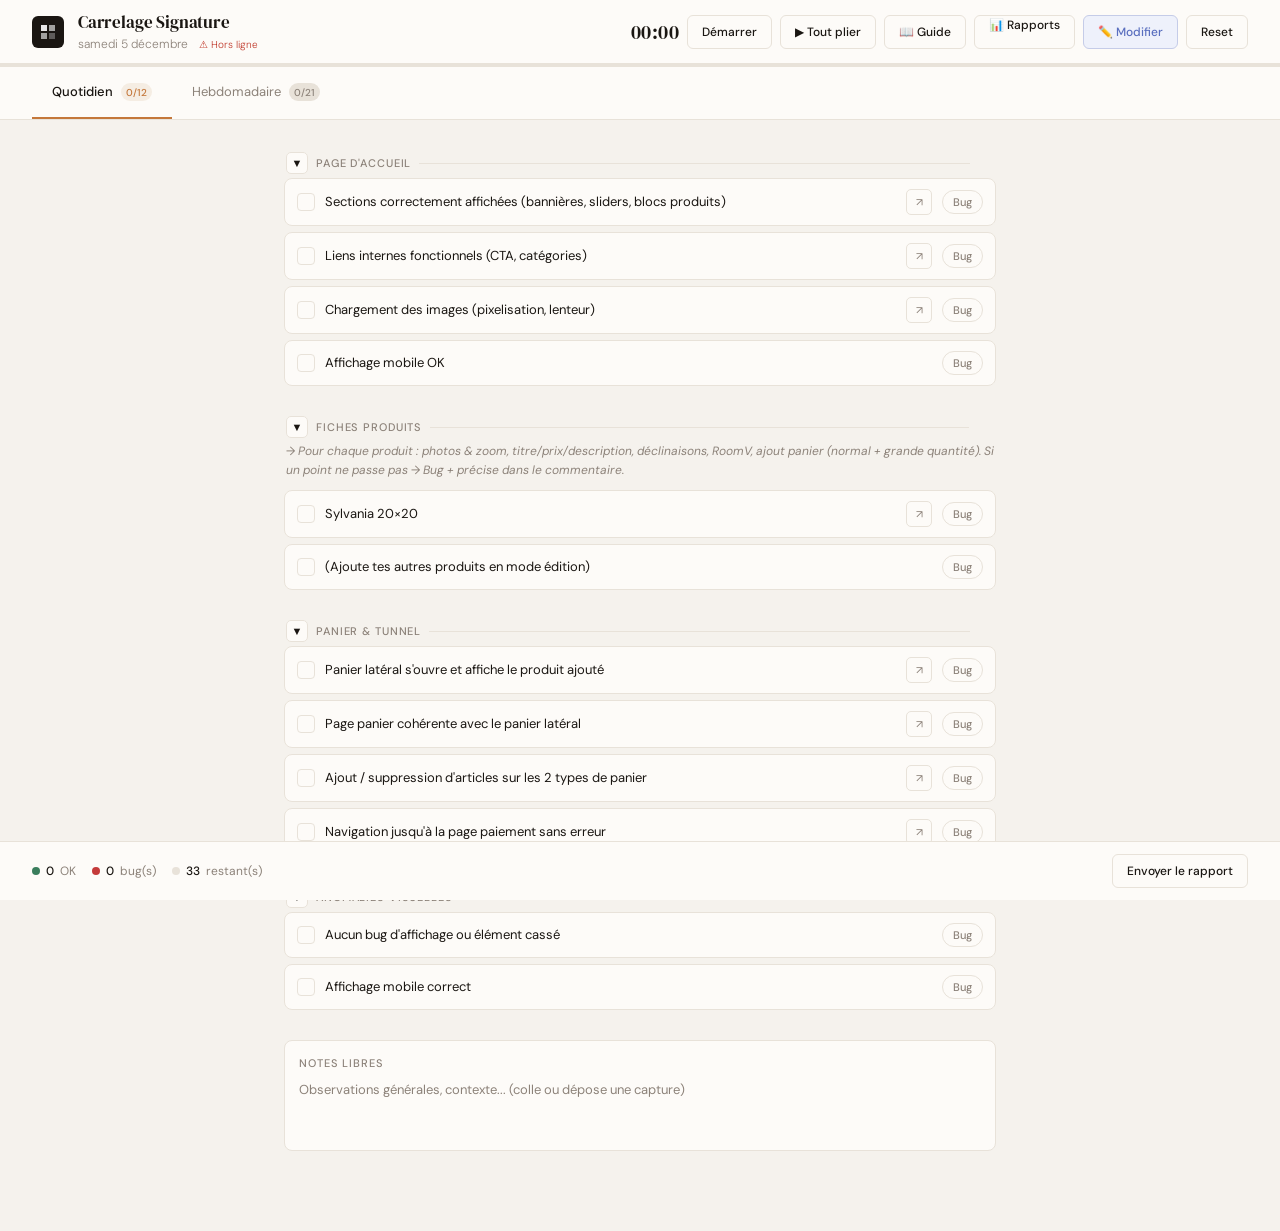
<file: checklist-cs.html>
<!DOCTYPE html>
<html lang="fr">
<head>
<meta charset="UTF-8">
<meta name="viewport" content="width=device-width, initial-scale=1.0">
<title>Tests CS — Carrelage Signature</title>
<link href="https://fonts.googleapis.com/css2?family=DM+Serif+Display:ital@0;1&family=DM+Sans:opsz,wght@9..40,300;9..40,400;9..40,500&display=swap" rel="stylesheet">
<script src="https://cdn.sheetjs.com/xlsx-0.20.3/package/dist/xlsx.full.min.js"></script>
<style>
*,*::before,*::after{box-sizing:border-box;margin:0;padding:0}
:root{
  --bg:#F5F2ED;--surface:#FDFBF8;--border:#E8E2D9;
  --text:#1A1612;--muted:#8C8279;--accent:#C4773A;--accent-light:#F5EDE3;
  --ok:#3A7D5C;--ok-light:#EBF5F0;--bug:#C43A3A;--bug-light:#FAEAEA;
  --edit:#5A6FBF;--edit-light:#EEF1FB;
}
body{font-family:'DM Sans',sans-serif;background:var(--bg);color:var(--text);min-height:100vh;font-size:14px;line-height:1.5;}

/* HEADER */
.header{background:var(--surface);border-bottom:1px solid var(--border);padding:0 2rem;display:flex;align-items:center;justify-content:space-between;height:64px;position:sticky;top:0;z-index:100;}
.header-left{display:flex;align-items:center;gap:14px;}
.logo-mark{width:32px;height:32px;background:var(--text);border-radius:6px;display:flex;align-items:center;justify-content:center;}
.logo-mark svg{width:16px;height:16px;}
.header-title{font-family:'DM Serif Display',serif;font-size:17px;letter-spacing:-0.01em;}
.header-sub{font-size:12px;color:var(--muted);font-weight:300;}
.header-right{display:flex;align-items:center;gap:8px;}
.chrono{font-family:'DM Serif Display',serif;font-size:20px;letter-spacing:0.02em;min-width:58px;text-align:right;}

/* BUTTONS */
.btn{height:34px;padding:0 14px;border-radius:6px;border:1px solid var(--border);background:var(--surface);color:var(--text);font-family:'DM Sans',sans-serif;font-size:12px;font-weight:500;cursor:pointer;transition:all .15s;white-space:nowrap;}
.btn:hover{background:var(--bg);border-color:#ccc;}
.btn.primary{background:var(--text);color:var(--surface);border-color:var(--text);}
.btn.primary:hover{opacity:.85;}
.btn.edit-mode{background:var(--edit-light);color:var(--edit);border-color:#C5CCE8;}
.btn.edit-mode:hover{background:#E5E9F8;}
.btn.edit-active{background:var(--edit);color:#fff;border-color:var(--edit);}
.btn.danger{color:var(--bug);border-color:var(--bug);background:transparent;}
.btn.danger:hover{background:var(--bug-light);}

/* TABS */
.tabs{background:var(--surface);border-bottom:1px solid var(--border);padding:0 2rem;display:flex;}
.tab{height:52px;padding:0 20px;display:flex;align-items:center;gap:8px;cursor:pointer;font-size:13px;color:var(--muted);border-bottom:2px solid transparent;transition:all .15s;user-select:none;}
.tab:hover{color:var(--text);}
.tab.active{color:var(--text);font-weight:500;border-bottom-color:var(--accent);}
.tab-count{height:18px;min-width:18px;padding:0 5px;border-radius:99px;background:var(--border);color:var(--muted);font-size:10px;font-weight:500;display:flex;align-items:center;justify-content:center;}
.tab.active .tab-count{background:var(--accent-light);color:var(--accent);}

/* EDIT BANNER */
.edit-banner{display:none;background:var(--edit-light);border-bottom:1px solid #C5CCE8;padding:8px 2rem;font-size:12px;color:var(--edit);font-weight:500;align-items:center;justify-content:space-between;gap:12px;}
.edit-banner.visible{display:flex;}
.edit-banner-hint{font-weight:400;color:#7A88C0;}

/* PROGRESS */
.progress-bar{height:3px;background:var(--border);overflow:hidden;}
.progress-fill{height:100%;background:var(--accent);width:0%;transition:width .4s ease;}

/* MAIN */
.main{max-width:760px;margin:0 auto;padding:2rem 1.5rem 5rem;}
.tab-content{display:none;}
.tab-content.active{display:block;}

/* SECTION */
.section{margin-bottom:1.5rem;animation:fadeIn .2s ease both;}
.section.indented{margin-left:1.5rem;padding-left:1rem;border-left:2px solid var(--border);margin-bottom:1rem;margin-top:-0.5rem;}
.section.indented .section-name{font-size:10px;color:#A89E93;}
@keyframes fadeIn{from{opacity:0;transform:translateY(6px)}to{opacity:1;transform:translateY(0)}}

.section-header{display:flex;align-items:center;gap:8px;margin-bottom:4px;padding:0 2px;}
.section-desc{font-size:12px;color:var(--muted);font-style:italic;margin:0 2px 10px;line-height:1.6;white-space:pre-wrap;word-wrap:break-word;}
.section-desc-input{width:100%;font-size:12px;font-family:'DM Sans',sans-serif;color:var(--edit);background:var(--edit-light);border:1px solid #C5CCE8;border-radius:5px;padding:7px 10px;outline:none;margin:0 0 10px;font-style:italic;line-height:1.6;resize:vertical;min-height:34px;overflow:hidden;white-space:pre-wrap;word-wrap:break-word;}
.section-desc-input:focus{border-color:var(--edit);}
.section-name{font-size:11px;font-weight:500;text-transform:uppercase;letter-spacing:.08em;color:var(--muted);}
.section-name-input{font-size:11px;font-weight:500;text-transform:uppercase;letter-spacing:.08em;color:var(--edit);background:var(--edit-light);border:1px solid #C5CCE8;border-radius:4px;padding:2px 8px;outline:none;font-family:'DM Sans',sans-serif;min-width:120px;}
.section-name-input:focus{border-color:var(--edit);}
.section-line{flex:1;height:1px;background:var(--border);}
.btn-icon{width:24px;height:24px;border-radius:4px;border:none;background:transparent;cursor:pointer;display:flex;align-items:center;justify-content:center;color:var(--muted);font-size:13px;transition:all .15s;flex-shrink:0;}
.btn-icon:hover{background:var(--bg);color:var(--text);}
.btn-icon.delete:hover{background:var(--bug-light);color:var(--bug);}

/* DRAG HANDLE */
.drag-handle{width:20px;height:24px;display:flex;align-items:center;justify-content:center;color:#B8AFA4;font-size:14px;cursor:grab;flex-shrink:0;user-select:none;line-height:1;}
.drag-handle:hover{color:var(--edit);}
.drag-handle:active{cursor:grabbing;}
.dragging{opacity:.5;}
.drag-over-top{border-top:2px dashed var(--edit) !important;}

/* ITEM */
.item{background:var(--surface);border:1px solid var(--border);border-radius:8px;margin-bottom:6px;overflow:hidden;transition:border-color .15s;}
.item:hover{border-color:#cfc9c0;}
.item.is-ok{border-color:#C5DDD1;background:#FAFCFB;}
.item.is-bug{border-color:#DEC5C5;background:#FDFAFA;}
.item.edit-mode-item{border-color:#C5CCE8;background:#FAFBFE;}

.item-main{display:flex;align-items:center;gap:10px;padding:10px 12px;cursor:pointer;}
.item.edit-mode-item .item-main{cursor:default;}

.item-check{width:18px;height:18px;border-radius:4px;border:1.5px solid var(--border);flex-shrink:0;display:flex;align-items:center;justify-content:center;transition:all .15s;background:var(--surface);}
.item.is-ok .item-check{background:var(--ok);border-color:var(--ok);}
.item.is-ok .item-check::after{content:'';width:9px;height:6px;border-left:1.5px solid #fff;border-bottom:1.5px solid #fff;transform:rotate(-45deg) translateY(-1px);display:block;}
.edit-mode-item .item-check{opacity:.3;pointer-events:none;}

.item-label{flex:1;font-size:13px;color:var(--text);font-weight:400;line-height:1.4;}
.item.is-ok .item-label{color:var(--muted);text-decoration:line-through;text-decoration-color:#C5DDD1;}

.item-label-input{flex:1;font-size:13px;font-family:'DM Sans',sans-serif;color:var(--edit);background:var(--edit-light);border:1px solid #C5CCE8;border-radius:5px;padding:4px 8px;outline:none;line-height:1.4;}
.item-label-input:focus{border-color:var(--edit);}

.item-link{width:26px;height:26px;border-radius:5px;border:1px solid var(--border);display:flex;align-items:center;justify-content:center;flex-shrink:0;text-decoration:none;color:var(--muted);font-size:11px;transition:all .15s;}
.item-link:hover{background:var(--bg);color:var(--text);border-color:#ccc;}

.item-link-input{font-size:11px;font-family:'DM Sans',sans-serif;color:var(--muted);background:transparent;border:1px solid var(--border);border-radius:5px;padding:3px 7px;outline:none;width:180px;}
.item-link-input:focus{border-color:var(--edit);color:var(--text);}

.status-btn{height:24px;padding:0 10px;border-radius:99px;border:1px solid var(--border);background:transparent;font-family:'DM Sans',sans-serif;font-size:11px;font-weight:500;cursor:pointer;color:var(--muted);transition:all .15s;}
.status-btn:hover{border-color:var(--bug);color:var(--bug);background:var(--bug-light);}
.status-btn.active-bug{background:var(--bug-light);border-color:var(--bug);color:var(--bug);}

/* ITEM SUB-ENTRIES */
.item-subs{padding:0 12px 10px 40px;display:flex;flex-direction:column;gap:4px;overflow:hidden;transition:max-height .25s ease, opacity .2s ease, padding .2s ease;max-height:4000px;opacity:1;}
.item-subs.collapsed{max-height:0 !important;opacity:0;padding-top:0;padding-bottom:0;}
.item-sub-toggle{width:18px;height:18px;border:1px solid var(--border);background:var(--surface);cursor:pointer;color:var(--muted);font-size:9px;display:inline-flex;align-items:center;justify-content:center;border-radius:4px;transition:all .15s;flex-shrink:0;padding:0;line-height:1;}
.item-sub-toggle:hover{background:var(--accent-light);border-color:var(--accent);color:var(--accent);}
.item-sub-badge{font-size:10px;color:var(--muted);font-weight:400;background:var(--bg);border-radius:99px;padding:1px 7px;margin-left:4px;}
.item-sub{display:flex;align-items:center;gap:6px;font-size:12px;color:var(--muted);}
.item-sub-arrow{color:#B8AEA2;font-size:13px;flex-shrink:0;}
.item-sub-label{flex:1;line-height:1.4;}
.item-sub a.item-link{width:22px;height:22px;font-size:10px;}
.item-sub-label-input{flex:1;font-size:12px;font-family:'DM Sans',sans-serif;color:var(--edit);background:var(--edit-light);border:1px solid #C5CCE8;border-radius:4px;padding:3px 7px;outline:none;}
.item-sub-label-input:focus{border-color:var(--edit);}
.item-sub-link-input{font-size:10px;font-family:'DM Sans',sans-serif;color:var(--muted);background:transparent;border:1px solid var(--border);border-radius:4px;padding:2px 6px;outline:none;width:140px;}
.item-sub-link-input:focus{border-color:var(--edit);color:var(--text);}
.add-sub-btn{align-self:flex-start;margin-top:2px;height:24px;padding:0 10px;border:1px dashed var(--border);border-radius:6px;background:transparent;color:var(--muted);font-family:'DM Sans',sans-serif;font-size:11px;cursor:pointer;transition:all .15s;}
.add-sub-btn:hover{border-color:var(--edit);color:var(--edit);background:var(--edit-light);}

.item-remark{padding:0 12px 10px 40px;display:none;}
.item.is-bug .item-remark{display:block;}
.rich-editor{width:100%;font-family:'DM Sans',sans-serif;font-size:12px;color:var(--text);background:var(--bug-light);border:1px solid #DEC5C5;border-radius:5px;padding:7px 10px;min-height:48px;outline:none;line-height:1.5;white-space:pre-wrap;word-wrap:break-word;}
.rich-editor:empty::before{content:attr(data-placeholder);color:#C08080;pointer-events:none;}
.rich-editor:focus{border-color:var(--bug);}
.rich-editor img{max-width:100%;max-height:240px;border-radius:4px;margin:4px 0;display:block;border:1px solid rgba(0,0,0,0.08);cursor:zoom-in;}
.rich-editor.drag-target{border-color:var(--bug);background:#FAEAEA;}
.notes-block .rich-editor{background:transparent;border:none;font-size:13px;color:var(--text);padding:0;min-height:56px;line-height:1.6;}
.notes-block .rich-editor:empty::before{color:var(--muted);}
.notes-block .rich-editor:focus{border:none;}
.notes-block .rich-editor.drag-target{background:var(--accent-light);border:1px dashed var(--accent);padding:6px;}

/* IMAGE LIGHTBOX */
.lightbox{display:none;position:fixed;inset:0;background:rgba(0,0,0,.88);z-index:300;align-items:center;justify-content:center;padding:2rem;cursor:zoom-out;}
.lightbox.open{display:flex;}
.lightbox img{max-width:100%;max-height:100%;border-radius:6px;}

/* SECTION TOGGLE */
.section-toggle{
  width:22px;height:22px;border:1px solid var(--border);background:var(--surface);
  cursor:pointer;color:var(--text);font-size:11px;display:inline-flex;align-items:center;
  justify-content:center;border-radius:5px;transition:all .15s;flex-shrink:0;padding:0;
  line-height:1;
}
.section-toggle:hover{background:var(--accent-light);border-color:var(--accent);color:var(--accent);}
.section-header.clickable{cursor:pointer;}
.section-header.clickable:hover .section-toggle{background:var(--accent-light);border-color:var(--accent);color:var(--accent);}
.section-body{overflow:hidden;transition:max-height .25s ease, opacity .2s ease;max-height:3000px;opacity:1;}
.section-body.collapsed{max-height:0 !important;opacity:0;}
.section-count-badge{font-size:10px;color:var(--muted);font-weight:400;opacity:0;transition:opacity .15s;pointer-events:none;white-space:nowrap;}
.section-count-badge.visible{opacity:1;}

/* ADD BUTTONS */
.add-item-btn{width:100%;height:32px;border:1px dashed var(--border);border-radius:8px;background:transparent;color:var(--muted);font-family:'DM Sans',sans-serif;font-size:12px;cursor:pointer;transition:all .15s;display:flex;align-items:center;justify-content:center;gap:6px;margin-bottom:6px;}
.add-item-btn:hover{border-color:var(--edit);color:var(--edit);background:var(--edit-light);}
.add-section-btn{width:100%;height:36px;border:1px dashed var(--border);border-radius:8px;background:transparent;color:var(--muted);font-family:'DM Sans',sans-serif;font-size:12px;cursor:pointer;transition:all .15s;display:flex;align-items:center;justify-content:center;gap:6px;margin-top:.5rem;}
.add-section-btn:hover{border-color:var(--edit);color:var(--edit);background:var(--edit-light);}

/* NOTES */
.notes-block{background:var(--surface);border:1px solid var(--border);border-radius:8px;padding:14px;margin-top:1.5rem;}
.notes-label{font-size:11px;font-weight:500;text-transform:uppercase;letter-spacing:.08em;color:var(--muted);margin-bottom:8px;}
.notes-block textarea{width:100%;font-family:'DM Sans',sans-serif;font-size:13px;color:var(--text);background:transparent;border:none;outline:none;resize:none;min-height:56px;line-height:1.6;}
.notes-block textarea::placeholder{color:var(--muted);}

/* BOTTOM BAR */
.bottom-bar{position:fixed;bottom:0;left:0;right:0;background:var(--surface);border-top:1px solid var(--border);padding:12px 2rem;display:flex;align-items:center;justify-content:space-between;gap:12px;z-index:100;}
.bottom-stats{display:flex;align-items:center;gap:16px;}
.stat{display:flex;align-items:center;gap:6px;font-size:12px;color:var(--muted);}
.stat-dot{width:8px;height:8px;border-radius:50%;}
.stat-n{font-weight:500;color:var(--text);}
.bottom-actions{display:flex;gap:8px;}

/* MODAL */
.modal-backdrop{display:none;position:fixed;inset:0;background:rgba(26,22,18,.5);z-index:200;align-items:center;justify-content:center;padding:1rem;}
.modal-backdrop.open{display:flex;}
.modal{background:var(--surface);border-radius:12px;width:100%;max-width:520px;border:1px solid var(--border);overflow:hidden;}
.modal-header{padding:18px 20px 14px;border-bottom:1px solid var(--border);display:flex;align-items:center;justify-content:space-between;}
.modal-title{font-family:'DM Serif Display',serif;font-size:17px;}
.modal-close{width:28px;height:28px;border-radius:5px;border:1px solid var(--border);background:transparent;cursor:pointer;display:flex;align-items:center;justify-content:center;font-size:14px;color:var(--muted);}
.modal-close:hover{background:var(--bg);}
.modal-body{padding:16px 20px;}
.modal-field{margin-bottom:12px;}
.modal-label{font-size:11px;font-weight:500;text-transform:uppercase;letter-spacing:.07em;color:var(--muted);margin-bottom:5px;}
.modal-input{width:100%;height:36px;border:1px solid var(--border);border-radius:6px;padding:0 10px;font-family:'DM Sans',sans-serif;font-size:13px;color:var(--text);background:var(--bg);outline:none;}
.modal-input:focus{border-color:var(--accent);}
.modal-preview{background:var(--bg);border:1px solid var(--border);border-radius:6px;padding:10px 12px;font-size:12px;color:var(--muted);line-height:1.7;max-height:200px;overflow-y:auto;white-space:pre-wrap;font-family:monospace;}
.modal-footer{padding:12px 20px 16px;display:flex;gap:8px;justify-content:flex-end;border-top:1px solid var(--border);}

@media(max-width:600px){
  .header{padding:0 1rem;}
  .tabs{padding:0 1rem;}
  .main{padding:1.5rem 1rem 5rem;}
  .bottom-bar{padding:10px 1rem;}
  .chrono{font-size:16px;}
  .header-sub{display:none;}
  .item-link-input{width:120px;}
}
</style>
</head>
<body>

<header class="header">
  <div class="header-left">
    <div class="logo-mark">
      <svg viewBox="0 0 16 16" fill="none">
        <rect x="1" y="1" width="6" height="6" fill="white" opacity=".9"/>
        <rect x="9" y="1" width="6" height="6" fill="white" opacity=".6"/>
        <rect x="1" y="9" width="6" height="6" fill="white" opacity=".6"/>
        <rect x="9" y="9" width="6" height="6" fill="white" opacity=".3"/>
      </svg>
    </div>
    <div>
      <div class="header-title">Carrelage Signature</div>
      <div class="header-sub"><span id="header-date"></span> <span id="sync-status" style="font-size:10px;margin-left:8px;color:var(--muted);"></span></div>
    </div>
  </div>
  <div class="header-right">
    <div class="chrono" id="chrono">00:00</div>
    <button class="btn" id="chrono-btn" onclick="toggleChrono()">Démarrer</button>
    <button class="btn" id="collapse-btn" onclick="toggleCollapseAll()" title="Plier / déplier toutes les catégories">▶ Tout plier</button>
    <button class="btn" onclick="openGuide()">📖 Guide</button>
    <a href="rapport.html" class="btn" style="text-decoration:none;">📊 Rapports</a>
    <button class="btn edit-mode" id="edit-btn" onclick="toggleEditMode()">✏️ Modifier</button>
    <button class="btn" onclick="resetAll()">Reset</button>
  </div>
</header>

<div class="progress-bar"><div class="progress-fill" id="progress-fill"></div></div>

<div class="edit-banner" id="edit-banner">
  <span>Mode édition actif — les modifications sont sauvegardées automatiquement</span>
  <span class="edit-banner-hint">Renomme les items, change les liens, ajoute ou supprime des éléments</span>
</div>

<nav class="tabs">
  <div class="tab active" onclick="switchTab('daily',this)">Quotidien <span class="tab-count" id="count-daily">0</span></div>
  <div class="tab" onclick="switchTab('weekly',this)">Hebdomadaire <span class="tab-count" id="count-weekly">0</span></div>
</nav>

<main class="main">
  <div class="tab-content active" id="tab-daily"></div>
  <div class="tab-content" id="tab-weekly"></div>
  <div class="notes-block">
    <div class="notes-label">Notes libres</div>
    <div id="notes" class="rich-editor" contenteditable="true" data-placeholder="Observations générales, contexte... (colle ou dépose une capture)"></div>
  </div>
</main>

<div class="bottom-bar">
  <div class="bottom-stats">
    <div class="stat"><div class="stat-dot" style="background:var(--ok)"></div><span class="stat-n" id="stat-ok">0</span> OK</div>
    <div class="stat"><div class="stat-dot" style="background:var(--bug)"></div><span class="stat-n" id="stat-bug">0</span> bug(s)</div>
    <div class="stat"><div class="stat-dot" style="background:var(--border)"></div><span class="stat-n" id="stat-rem">0</span> restant(s)</div>
  </div>
  <div class="bottom-actions">
    <button class="btn" onclick="openMailModal()">Envoyer le rapport</button>
  </div>
</div>

<div class="lightbox" id="lightbox" onclick="closeLightbox()"><img id="lightbox-img" alt=""></div>

<div class="modal-backdrop" id="modal" onclick="closeIfBackdrop(event)">
  <div class="modal">
    <div class="modal-header">
      <span class="modal-title">Envoyer le rapport</span>
      <button class="modal-close" onclick="closeModal()">✕</button>
    </div>
    <div class="modal-body">
      <div class="modal-field">
        <div class="modal-label">Ton prénom</div>
        <input class="modal-input" id="author-name" type="text" placeholder="ex: Célian" value="">
      </div>
      <div class="modal-field">
        <div class="modal-label">Ton Gmail <span style="font-weight:400;color:var(--muted);">— le mail partira depuis ce compte</span></div>
        <input class="modal-input" id="author-email" type="email" placeholder="toi@gmail.com" value="">
      </div>
      <div class="modal-field">
        <div class="modal-label">Destinataire(s) du mail <span style="font-weight:400;color:var(--muted);">— sépare par des virgules</span></div>
        <input class="modal-input" id="mail-to" type="text" placeholder="prenom@cs.com, patron@cs.com" list="mail-history">
        <datalist id="mail-history"></datalist>
        <div id="mail-recents" style="display:flex;flex-wrap:wrap;gap:4px;margin-top:6px;"></div>
      </div>
      <div class="modal-field">
        <label style="display:flex;align-items:center;gap:8px;font-size:12px;color:var(--text);cursor:pointer;">
          <input type="checkbox" id="include-weekly" style="width:16px;height:16px;cursor:pointer;">
          <span>Inclure aussi le test <strong>hebdomadaire</strong></span>
        </label>
      </div>
      <div class="modal-field">
        <div class="modal-label">Aperçu du rapport</div>
        <div class="modal-preview" id="mail-preview"></div>
        <div style="font-size:11px;color:var(--muted);margin-top:6px;line-height:1.5;">
          🚀 <strong>Publier + envoyer</strong> sauvegarde le rapport en ligne et ouvre Gmail. Colle avec <strong>Cmd+V</strong> dans le corps du mail — le lien "Consulter le rapport" sera cliquable.
        </div>
      </div>
    </div>
    <div class="modal-footer">
      <button class="btn" onclick="closeModal()">Annuler</button>
      <button class="btn" onclick="copyReport()" id="copy-btn">📋 Copier</button>
      <button class="btn" onclick="exportExcel()" id="excel-btn">📊 Résumé Excel</button>
      <button class="btn primary" onclick="publishAndMail()" id="publish-btn">🚀 Publier + envoyer</button>
    </div>
  </div>
</div>

<!-- Guide utilisateur -->
<div class="modal-backdrop" id="guide-modal" onclick="closeIfGuideBackdrop(event)">
  <div class="modal" style="max-width:760px;">
    <div class="modal-header">
      <span class="modal-title">📖 Guide d'utilisation</span>
      <button class="modal-close" onclick="closeGuide()">✕</button>
    </div>
    <div class="modal-body" id="guide-body" style="max-height:75vh;overflow-y:auto;">
      <div style="font-size:13px;line-height:1.7;color:var(--text);">

        <p style="color:var(--muted);margin-bottom:20px;">Ce guide explique comment faire le test quotidien du site carrelagesignature.com et envoyer le rapport à l'équipe. Temps de lecture : <strong>5 minutes</strong>.</p>

        <div style="background:var(--bg);border-left:3px solid var(--accent);padding:10px 14px;border-radius:6px;margin-bottom:20px;">
          <strong>Sommaire</strong><br>
          1. À quoi sert cet outil ?<br>
          2. Faire le test quotidien<br>
          3. Marquer un test OK ou Bug<br>
          4. Documenter un bug (commentaire + capture)<br>
          5. Les notes libres<br>
          6. Les sous-catégories<br>
          7. Publier le rapport &amp; envoyer le mail à l'équipe<br>
          8. Envoyer le résumé Excel à la direction<br>
          9. Consulter les rapports des jours précédents<br>
          10. Problèmes courants
        </div>

        <h3 style="font-family:'DM Serif Display',serif;font-weight:400;font-size:18px;margin:24px 0 8px;color:var(--accent);">1. À quoi sert cet outil ?</h3>
        <p>Chaque jour, une personne de l'équipe vérifie que carrelagesignature.com fonctionne correctement : pages principales, produits, panier, tunnel de commande, recherche…</p>
        <p>Cette application sert à :</p>
        <ul style="margin:6px 0 12px 20px;">
          <li>Suivre tous les points à vérifier, étape par étape ;</li>
          <li>Signaler un bug avec une description et une capture d'écran ;</li>
          <li>Envoyer un rapport complet à l'équipe (mail) ;</li>
          <li>Envoyer un résumé Excel à la direction (Laurent &amp; Pascal).</li>
        </ul>

        <h3 style="font-family:'DM Serif Display',serif;font-weight:400;font-size:18px;margin:24px 0 8px;color:var(--accent);">2. Faire le test quotidien</h3>
        <ol style="margin:6px 0 12px 20px;">
          <li>Ouvre l'app (bookmark ou <a href="https://michelcelian-pro.github.io/photomapper/checklist-cs.html" target="_blank" style="color:var(--accent);">lien</a>).</li>
          <li>Clique sur <strong>Démarrer</strong> en haut à droite pour lancer le chrono (facultatif).</li>
          <li>Pour chaque ligne, clique sur le lien bleu si présent, vérifie la page, puis coche <strong>OK</strong> ou <strong>Bug</strong> (voir section 3).</li>
          <li>Les catégories peuvent être pliées/dépliées (flèche à gauche). Utilise <strong>▶ Tout plier</strong> pour une vue compacte.</li>
          <li>Une barre de progression en haut indique combien d'items tu as déjà vérifiés.</li>
        </ol>

        <h3 style="font-family:'DM Serif Display',serif;font-weight:400;font-size:18px;margin:24px 0 8px;color:var(--accent);">3. Marquer un test OK ou Bug</h3>
        <p>Pour chaque ligne :</p>
        <ul style="margin:6px 0 12px 20px;">
          <li><strong>Bouton OK</strong> (vert) — le point fonctionne.</li>
          <li><strong>Bouton Bug</strong> (rouge) — il y a un problème. Une zone de commentaire s'ouvre (voir section 4).</li>
          <li>Si tu n'as pas pu vérifier un point, laisse-le sans cocher. Il apparaîtra comme "non vérifié" dans le rapport.</li>
          <li>Tu peux re-cliquer pour désactiver un statut.</li>
        </ul>

        <h3 style="font-family:'DM Serif Display',serif;font-weight:400;font-size:18px;margin:24px 0 8px;color:var(--accent);">4. Documenter un bug (commentaire + capture)</h3>
        <p>Quand tu cliques <strong>Bug</strong>, une zone de commentaire apparaît sous la ligne.</p>
        <ul style="margin:6px 0 12px 20px;">
          <li><strong>Écris la description</strong> du problème en une phrase claire et professionnelle. C'est ce que ton patron va lire dans le rapport.</li>
          <li><strong>Ajoute une capture d'écran</strong> de 3 façons au choix :
            <ul style="margin:4px 0 4px 18px;">
              <li>Fais un screenshot (Cmd+Shift+4 sur Mac), puis <strong>Cmd+V</strong> dans la zone de commentaire.</li>
              <li>Glisse-dépose un fichier image depuis ton bureau.</li>
              <li>Clique dans la zone et sélectionne un fichier.</li>
            </ul>
          </li>
          <li>L'image s'affiche directement sous ton texte. Tu peux en ajouter plusieurs.</li>
          <li>Les captures sont <strong>compressées automatiquement</strong> pour rester légères.</li>
        </ul>
        <p style="background:#FFF9E6;border-left:3px solid #D4A657;padding:8px 12px;border-radius:6px;margin:8px 0;"><strong>💡 Conseil</strong> : écris la description comme si tu parlais à ton patron. Pas de "bug" ou "KO" — plutôt "le bouton ne fonctionne pas sur mobile" ou "le prix affiché est incorrect sur la fiche produit".</p>

        <h3 style="font-family:'DM Serif Display',serif;font-weight:400;font-size:18px;margin:24px 0 8px;color:var(--accent);">5. Les notes libres</h3>
        <p>En bas de la checklist, la zone <strong>Notes libres</strong> sert à tout ce qui ne rentre pas dans un point précis :</p>
        <ul style="margin:6px 0 12px 20px;">
          <li>Idées d'amélioration remontées par un client ;</li>
          <li>Observations générales sur le site ;</li>
          <li>Remarques d'un collègue (ex : Pascal propose tel changement).</li>
        </ul>
        <p>Tu peux y coller des captures d'écran comme dans les commentaires de bug.</p>

        <h3 style="font-family:'DM Serif Display',serif;font-weight:400;font-size:18px;margin:24px 0 8px;color:var(--accent);">6. Les sous-catégories</h3>
        <p>Certains tests ont des sous-catégories (par exemple "Vérifier les produits en stock" a une liste de références à contrôler). Elles apparaissent avec une flèche <strong>↳</strong>.</p>
        <ul style="margin:6px 0 12px 20px;">
          <li>Tu coches <strong>OK ou Bug au niveau du test principal</strong> (pas au niveau des sous-éléments).</li>
          <li>Si tu trouves un problème sur UNE seule sous-catégorie, coche Bug sur le test principal et précise dans le commentaire quel élément pose problème.</li>
          <li>Dans le rapport final, les sous-catégories sont automatiquement listées sous leur test parent.</li>
        </ul>

        <h3 style="font-family:'DM Serif Display',serif;font-weight:400;font-size:18px;margin:24px 0 8px;color:var(--accent);">7. Publier le rapport &amp; envoyer le mail à l'équipe</h3>
        <p>Une fois le test terminé, clique sur <strong>Envoyer le rapport</strong> en bas. Une fenêtre s'ouvre.</p>
        <ol style="margin:6px 0 12px 20px;">
          <li><strong>Ton prénom</strong> — apparaîtra dans le rapport ("test effectué par X").</li>
          <li><strong>Ton Gmail</strong> — le mail s'ouvrira depuis ce compte. Important si plusieurs comptes Gmail sont connectés sur le navigateur.</li>
          <li><strong>Destinataire(s)</strong> — un ou plusieurs mails séparés par des virgules. Les contacts récents apparaissent en puces cliquables.</li>
          <li>(Optionnel) Coche <strong>Inclure aussi le test hebdomadaire</strong> si tu as rempli les deux onglets.</li>
          <li>Clique <strong>🚀 Publier + envoyer</strong>.</li>
        </ol>
        <p>Ce qui se passe ensuite :</p>
        <ul style="margin:6px 0 12px 20px;">
          <li>Le rapport est <strong>sauvegardé en ligne</strong> (visible par tout le monde sur la page "Rapports").</li>
          <li>Gmail s'ouvre dans un nouvel onglet avec destinataire + objet remplis.</li>
          <li>Dans le corps du mail, <strong>colle avec Cmd+V</strong> — le rapport complet (texte + captures + lien cliquable) se met en place.</li>
          <li>Clique <strong>Envoyer</strong> dans Gmail.</li>
        </ul>

        <h3 style="font-family:'DM Serif Display',serif;font-weight:400;font-size:18px;margin:24px 0 8px;color:var(--accent);">8. Envoyer le résumé Excel à la direction</h3>
        <p>Pour envoyer une version courte à Laurent et Pascal, utilise le bouton <strong>📊 Résumé Excel</strong> dans la même fenêtre d'envoi.</p>
        <ol style="margin:6px 0 12px 20px;">
          <li>Clique sur <strong>📊 Résumé Excel</strong>.</li>
          <li>Un fichier <code>resume-CS-...xlsx</code> se télécharge (visible dans la barre de téléchargement).</li>
          <li>Gmail s'ouvre automatiquement avec :
            <ul style="margin:4px 0 4px 18px;">
              <li>Destinataires : Laurent + Pascal ;</li>
              <li>Objet : "test quotidien du [jour]" ;</li>
              <li>Corps : message court.</li>
            </ul>
          </li>
          <li><strong>Glisse le fichier Excel</strong> depuis la barre de téléchargement vers la fenêtre Gmail → il se met en pièce jointe.</li>
          <li>Clique <strong>Envoyer</strong>.</li>
        </ol>
        <p>Le fichier Excel contient un tableau simple : catégorie, test, statut (OK / Bug / Non vérifié), commentaire.</p>

        <h3 style="font-family:'DM Serif Display',serif;font-weight:400;font-size:18px;margin:24px 0 8px;color:var(--accent);">9. Consulter les rapports des jours précédents</h3>
        <p>Bouton <strong>📊 Rapports</strong> en haut à droite → ouvre la page des rapports.</p>
        <ul style="margin:6px 0 12px 20px;">
          <li>Toutes les cartes sont classées du plus récent au plus ancien.</li>
          <li>Clique sur une carte pour voir le rapport complet.</li>
          <li>Le bouton <strong>🗑️ Supprimer</strong> permet de supprimer un rapport (demande confirmation).</li>
          <li>Un seul rapport par jour : si tu republies, l'ancien est écrasé.</li>
        </ul>

        <h3 style="font-family:'DM Serif Display',serif;font-weight:400;font-size:18px;margin:24px 0 8px;color:var(--accent);">10. Problèmes courants</h3>

        <p><strong>La checklist affiche une ancienne version.</strong><br>
        Rafraîchis la page avec <strong>Cmd+Shift+R</strong> (force la mise à jour). La checklist est partagée automatiquement — tu dois voir "✓ Partagée" dans le header.</p>

        <p style="margin-top:10px;"><strong>Gmail s'ouvre sur le mauvais compte.</strong><br>
        Vérifie que tu as bien rempli "Ton Gmail" dans la fenêtre d'envoi. Assure-toi d'être connecté à ce compte dans le navigateur.</p>

        <p style="margin-top:10px;"><strong>Le rapport n'est pas publié / erreur "failed to fetch".</strong><br>
        Vérifie ta connexion internet. Réessaie après quelques secondes. Si ça persiste, préviens Célian.</p>

        <p style="margin-top:10px;"><strong>J'ai oublié de cocher un test.</strong><br>
        Pas de souci : un test non coché apparaît comme "non vérifié" dans le rapport. Rien n'est perdu.</p>

        <p style="margin-top:10px;"><strong>Je veux modifier la checklist (ajouter un test, changer un lien).</strong><br>
        Clique sur <strong>✏️ Modifier</strong> en haut à droite. Les modifs sont automatiquement partagées avec toute l'équipe.</p>

        <p style="margin-top:10px;"><strong>J'ai une question qui n'est pas dans ce guide.</strong><br>
        Demande à Célian.</p>

        <div style="text-align:center;margin-top:30px;padding-top:20px;border-top:1px solid var(--border);color:var(--muted);font-size:12px;">
          Fin du guide. Bon test ! 🎯
        </div>
      </div>
    </div>
    <div class="modal-footer">
      <button class="btn primary" onclick="closeGuide()">J'ai compris, fermer</button>
    </div>
  </div>
</div>

<script>
const SAVE_KEY = 'cs_checklist_v3';
const APPS_SCRIPT_URL = 'https://script.google.com/macros/s/AKfycbz43Ky-Ymxw6hAhgOYof0t5Euj1SmXpxBrKPX5o_506exXTLZQBu5VvEVcYedbrAF0/exec';
const REPORTS_PAGE = 'rapport.html'; // Page dashboard des rapports
const BASE = 'https://carrelagesignature.com';
const PRODUIT = BASE + '/produit/carrelage-inspiration-carreau-ciment-sylvania-20x20-cm/';

const DEFAULT_DATA = {
  daily: [
    { cat:"Page d'accueil", items:[
      {text:"Sections correctement affichées (bannières, sliders, blocs produits)",link:BASE+'/'},
      {text:"Liens internes fonctionnels (CTA, catégories)",link:BASE+'/'},
      {text:"Chargement des images (pixelisation, lenteur)",link:BASE+'/'},
      {text:"Affichage mobile OK",link:''},
    ]},
    { cat:"Fiches produits", desc:"Pour chaque produit : photos & zoom, titre/prix/description, déclinaisons, RoomV, ajout panier (normal + grande quantité). Si un point ne passe pas → Bug + précise dans le commentaire.", items:[
      {text:"Sylvania 20×20",link:PRODUIT},
      {text:"(Ajoute tes autres produits en mode édition)",link:''},
    ]},
    { cat:"Panier & tunnel", items:[
      {text:"Panier latéral s'ouvre et affiche le produit ajouté",link:PRODUIT},
      {text:"Page panier cohérente avec le panier latéral",link:BASE+'/panier/'},
      {text:"Ajout / suppression d'articles sur les 2 types de panier",link:BASE+'/panier/'},
      {text:"Navigation jusqu'à la page paiement sans erreur",link:BASE+'/commande/'},
    ]},
    { cat:"Anomalies visuelles", items:[
      {text:"Aucun bug d'affichage ou élément cassé",link:''},
      {text:"Affichage mobile correct",link:''},
    ]},
  ],
  weekly: [
    { cat:"Pages catégories", items:[
      {text:"Carrelage intérieur — page charge correctement",link:BASE+'/carrelage/'},
      {text:"Carrelage extérieur — page charge correctement",link:BASE+'/categorie-produit/exterieur/'},
      {text:"Zellige — page charge correctement",link:BASE+'/effet/zellige/'},
      {text:"Filtres (prix, couleur, format, dispo) fonctionnels",link:BASE+'/carrelage/'},
      {text:"Tri (popularité, nouveautés, prix) fonctionnel",link:BASE+'/carrelage/'},
      {text:"Cohérence des résultats filtrés (filtre noir → pas de rose)",link:BASE+'/carrelage/'},
    ]},
    { cat:"Barre de recherche", items:[
      {text:"Recherche par nom produit → résultats pertinents",link:BASE+'/?s=sylvania'},
      {text:"Recherche par couleur → résultats pertinents",link:BASE+'/?s=noir'},
      {text:"Recherche par UGS → résultat correct",link:BASE+'/?s=SYL2020'},
    ]},
    { cat:"Livraison & promos", items:[
      {text:"Frais de livraison corrects — code postal Paris (75)",link:BASE+'/commande/'},
      {text:"Frais de livraison corrects — code postal province",link:BASE+'/commande/'},
      {text:"Frais de livraison pour un pays frontalier cohérents",link:BASE+'/commande/'},
      {text:"Application d'un code promo fonctionnelle",link:BASE+'/panier/'},
    ]},
    { cat:"Formulaires & contact", items:[
      {text:"Formulaire de contact envoyé et email bien reçu",link:BASE+'/service-client/'},
      {text:"Messages d'erreur affichés (champ obligatoire, etc.)",link:BASE+'/service-client/'},
    ]},
    { cat:"Compte client", items:[
      {text:"Connexion / création de compte fonctionnelle",link:BASE+'/mon-compte/'},
      {text:"Accès à l'historique de commandes",link:BASE+'/mon-compte/'},
      {text:"Wishlist fonctionnelle (si existante)",link:BASE+'/mon-compte/'},
    ]},
    { cat:"SEO spot check", items:[
      {text:"Balise title présente et cohérente sur 3 pages clés",link:''},
      {text:"Meta description présente sur 3 pages clés",link:''},
      {text:"Pas de double H1 sur les pages catégories",link:BASE+'/carrelage/'},
    ]},
  ]
};

let appData = JSON.parse(JSON.stringify(DEFAULT_DATA));
let checks = {}, bugs = {}, remarks = {}, notes = '', collapsed = {};
let editMode = false;
let currentTab = 'daily';
let chronoSec = 0, chronoRunning = false, chronoInterval = null;

// ── PERSISTENCE ──
function loadAll() {
  try {
    const raw = localStorage.getItem(SAVE_KEY);
    if (!raw) return;
    const saved = JSON.parse(raw);
    if (saved.data) appData = saved.data;
    collapsed = saved.collapsed || {};
    const today = new Date().toDateString();
    if (saved.date === today) {
      checks = saved.checks || {};
      bugs = saved.bugs || {};
      remarks = saved.remarks || {};
      notes = saved.notes || '';
      chronoSec = saved.chrono || 0;
    }
  } catch(e) {}
}

function saveAll() {
  try {
    localStorage.setItem(SAVE_KEY, JSON.stringify({
      date: new Date().toDateString(),
      data: appData, checks, bugs, remarks, notes,
      chrono: chronoSec, collapsed
    }));
  } catch(e) {}
  // Sync shared checklist structure to server (debounced)
  syncChecklistToServer();
}

// ── SHARED CHECKLIST SYNC ──
let _syncTimeout = null;
let _lastSyncedStructure = null;
function syncChecklistToServer() {
  if (!APPS_SCRIPT_URL) return;
  clearTimeout(_syncTimeout);
  _syncTimeout = setTimeout(async () => {
    const json = JSON.stringify(appData);
    if (json === _lastSyncedStructure) return;
    try {
      await fetch(APPS_SCRIPT_URL, {
        method: 'POST',
        headers: { 'Content-Type': 'text/plain' },
        body: JSON.stringify({ action: 'saveChecklist', checklist: appData }),
      });
      _lastSyncedStructure = json;
      updateSyncStatus('ok');
    } catch (e) {
      console.warn('Sync failed', e);
      updateSyncStatus('offline');
    }
  }, 1500);
}

async function loadSharedChecklist() {
  if (!APPS_SCRIPT_URL) return null;
  try {
    updateSyncStatus('loading');
    const resp = await fetch(APPS_SCRIPT_URL + '?action=getChecklist');
    const data = await resp.json();
    if (data && data.checklist) {
      _lastSyncedStructure = JSON.stringify(data.checklist);
      updateSyncStatus('ok', data.lastUpdated);
      return data.checklist;
    }
    updateSyncStatus('ok');
    return null;
  } catch (e) {
    console.warn('Load shared checklist failed', e);
    updateSyncStatus('offline');
    return null;
  }
}

function updateSyncStatus(state, lastUpdated) {
  const el = document.getElementById('sync-status');
  if (!el) return;
  if (state === 'loading') { el.textContent = '⏳ Sync...'; el.style.color = 'var(--muted)'; }
  else if (state === 'offline') { el.textContent = '⚠ Hors ligne'; el.style.color = '#C0392B'; }
  else if (state === 'ok') {
    const when = lastUpdated ? ' — MAJ ' + new Date(lastUpdated).toLocaleString('fr-FR',{day:'numeric',month:'short',hour:'2-digit',minute:'2-digit'}) : '';
    el.textContent = '✓ Partagée' + when;
    el.style.color = 'var(--ok)';
  }
}

// ── KEY ──
function k(tab, ci, ii) { return tab+'_'+ci+'_'+ii; }

// ── IMAGE COMPRESSION ──
const MAX_IMG_DIM = 1600;
const JPEG_QUALITY = 0.85;
function compressImage(blob) {
  return new Promise((resolve, reject) => {
    const img = new Image();
    const url = URL.createObjectURL(blob);
    img.onload = () => {
      let { width, height } = img;
      if (width > MAX_IMG_DIM || height > MAX_IMG_DIM) {
        const ratio = Math.min(MAX_IMG_DIM / width, MAX_IMG_DIM / height);
        width = Math.round(width * ratio); height = Math.round(height * ratio);
      }
      const canvas = document.createElement('canvas');
      canvas.width = width; canvas.height = height;
      const ctx = canvas.getContext('2d');
      ctx.drawImage(img, 0, 0, width, height);
      URL.revokeObjectURL(url);
      resolve(canvas.toDataURL('image/jpeg', JPEG_QUALITY));
    };
    img.onerror = () => { URL.revokeObjectURL(url); reject(new Error('image load failed')); };
    img.src = url;
  });
}

function insertImageAtCursor(editor, dataUrl) {
  editor.focus();
  const sel = window.getSelection();
  let range;
  if (sel && sel.rangeCount && editor.contains(sel.anchorNode)) {
    range = sel.getRangeAt(0);
    range.deleteContents();
  } else {
    range = document.createRange();
    range.selectNodeContents(editor);
    range.collapse(false);
  }
  const img = document.createElement('img');
  img.src = dataUrl;
  img.alt = 'capture';
  range.insertNode(img);
  range.setStartAfter(img); range.setEndAfter(img);
  sel.removeAllRanges(); sel.addRange(range);
  editor.dispatchEvent(new Event('input', { bubbles:true }));
}

async function handleFilesForEditor(editor, files) {
  for (const file of files) {
    if (!file.type.startsWith('image/')) continue;
    try {
      const dataUrl = await compressImage(file);
      insertImageAtCursor(editor, dataUrl);
      if (saveAll() === 'quota') {
        alert("Stockage plein : la capture n'a pas pu être sauvegardée. Supprime quelques images ou notes avant d'en ajouter.");
      }
    } catch(e) { console.error(e); }
  }
}

function attachRichEditor(editor, onSave) {
  editor.addEventListener('input', () => { onSave(editor.innerHTML); });
  editor.addEventListener('paste', e => {
    const items = (e.clipboardData || {}).items || [];
    const imgs = [];
    for (const it of items) {
      if (it.kind === 'file' && it.type.startsWith('image/')) {
        const f = it.getAsFile(); if (f) imgs.push(f);
      }
    }
    if (imgs.length) {
      e.preventDefault();
      handleFilesForEditor(editor, imgs);
      return;
    }
    // Strip formatting from text paste: insert plain text instead of HTML
    const text = (e.clipboardData || window.clipboardData).getData('text');
    if (text) {
      e.preventDefault();
      document.execCommand('insertText', false, text);
    }
  });
  editor.addEventListener('dragover', e => { e.preventDefault(); editor.classList.add('drag-target'); });
  editor.addEventListener('dragleave', () => editor.classList.remove('drag-target'));
  editor.addEventListener('drop', e => {
    e.preventDefault(); editor.classList.remove('drag-target');
    const files = Array.from((e.dataTransfer || {}).files || []);
    if (files.length) handleFilesForEditor(editor, files);
  });
  editor.addEventListener('click', e => {
    if (e.target && e.target.tagName === 'IMG') { e.preventDefault(); openLightbox(e.target.src); }
  });
}

function openLightbox(src) {
  document.getElementById('lightbox-img').src = src;
  document.getElementById('lightbox').classList.add('open');
}
function closeLightbox() {
  document.getElementById('lightbox').classList.remove('open');
  document.getElementById('lightbox-img').src = '';
}

// Strip HTML → plain text (replace <img> with [capture])
function htmlToPlain(html) {
  if (!html) return '';
  const tmp = document.createElement('div');
  tmp.innerHTML = html;
  tmp.querySelectorAll('img').forEach(img => img.replaceWith(document.createTextNode('[capture]')));
  tmp.querySelectorAll('br').forEach(br => br.replaceWith(document.createTextNode('\n')));
  tmp.querySelectorAll('div,p').forEach(el => { el.append(document.createTextNode('\n')); });
  return (tmp.textContent || '').replace(/\n{3,}/g, '\n\n').trim();
}

// ── DRAG & DROP ──
let dragData = null;

function reorderItem(tab, ci, from, to) {
  const items = appData[tab][ci].items;
  const n = items.length;
  const newToOld = []; for (let i=0;i<n;i++) newToOld.push(i);
  const [xi] = newToOld.splice(from,1); newToOld.splice(to,0,xi);
  const [moved] = items.splice(from, 1);
  items.splice(to, 0, moved);
  const nc = {}, nb = {}, nr = {};
  for (const key in checks) if (!key.startsWith(tab+'_'+ci+'_')) nc[key] = checks[key];
  for (const key in bugs) if (!key.startsWith(tab+'_'+ci+'_')) nb[key] = bugs[key];
  for (const key in remarks) if (!key.startsWith(tab+'_'+ci+'_')) nr[key] = remarks[key];
  for (let i=0;i<n;i++) {
    const oldKey = tab+'_'+ci+'_'+newToOld[i];
    const newKey = tab+'_'+ci+'_'+i;
    if (checks[oldKey]) nc[newKey] = checks[oldKey];
    if (bugs[oldKey]) nb[newKey] = bugs[oldKey];
    if (remarks[oldKey]) nr[newKey] = remarks[oldKey];
  }
  checks = nc; bugs = nb; remarks = nr;
  saveAll(); buildTab(tab); updateStats();
}

function reorderSection(tab, from, to) {
  const n = appData[tab].length;
  const newToOld = []; for (let i=0;i<n;i++) newToOld.push(i);
  const [x] = newToOld.splice(from,1); newToOld.splice(to,0,x);
  const [moved] = appData[tab].splice(from,1);
  appData[tab].splice(to,0,moved);
  // Rebuild state for the whole tab
  const nc = {}, nb = {}, nr = {};
  for (const key in checks) if (!key.startsWith(tab+'_')) nc[key] = checks[key];
  for (const key in bugs) if (!key.startsWith(tab+'_')) nb[key] = bugs[key];
  for (const key in remarks) if (!key.startsWith(tab+'_')) nr[key] = remarks[key];
  for (let newCi=0; newCi<n; newCi++) {
    const oldCi = newToOld[newCi];
    const items = appData[tab][newCi].items;
    for (let ii=0; ii<items.length; ii++) {
      const oldKey = tab+'_'+oldCi+'_'+ii;
      const newKey = tab+'_'+newCi+'_'+ii;
      if (checks[oldKey]) nc[newKey] = checks[oldKey];
      if (bugs[oldKey]) nb[newKey] = bugs[oldKey];
      if (remarks[oldKey]) nr[newKey] = remarks[oldKey];
    }
  }
  checks = nc; bugs = nb; remarks = nr;
  saveAll(); buildTab(tab); updateStats();
}

// ── BUILD ──
function buildTab(tab) {
  const container = document.getElementById('tab-'+tab);
  container.innerHTML = '';
  appData[tab].forEach((section, ci) => {
    container.appendChild(buildSection(tab, ci, section));
  });
  if (editMode) {
    const addSec = document.createElement('button');
    addSec.className = 'add-section-btn';
    addSec.innerHTML = '+ Ajouter une catégorie';
    addSec.onclick = () => addSection(tab, false);
    container.appendChild(addSec);
    const addSub = document.createElement('button');
    addSub.className = 'add-section-btn';
    addSub.innerHTML = '+ Ajouter une sous-catégorie';
    addSub.onclick = () => addSection(tab, true);
    container.appendChild(addSub);
  }
  updateCounts(tab);
}

function buildSection(tab, ci, section) {
  const colKey = tab+'_'+ci;
  const isCollapsed = !!collapsed[colKey];

  const sec = document.createElement('div');
  sec.className = 'section' + (section.indent ? ' indented' : '');
  sec.id = 'sec-'+tab+'-'+ci;

  const hdr = document.createElement('div');
  hdr.className = 'section-header' + (!editMode ? ' clickable' : '');

  // ── Chevron toggle (toujours présent) ──
  const chevron = document.createElement('button');
  chevron.className = 'section-toggle';
  chevron.textContent = isCollapsed ? '▶' : '▼';
  chevron.title = isCollapsed ? 'Déplier' : 'Replier';
  chevron.onclick = e => { e.stopPropagation(); toggleCollapse(tab, ci); };
  hdr.appendChild(chevron);

  if (editMode) {
    const dh = document.createElement('div');
    dh.className = 'drag-handle'; dh.textContent = '⋮⋮'; dh.title = 'Glisser pour réordonner';
    dh.draggable = true;
    dh.ondragstart = e => { e.stopPropagation(); dragData = {type:'section', tab, ci}; sec.classList.add('dragging'); e.dataTransfer.effectAllowed='move'; e.dataTransfer.setDragImage(sec,0,0); };
    dh.ondragend = () => { sec.classList.remove('dragging'); document.querySelectorAll('.drag-over-top').forEach(x=>x.classList.remove('drag-over-top')); };
    sec.ondragover = e => { if(dragData && dragData.type==='section' && dragData.tab===tab && dragData.ci!==ci){ e.preventDefault(); sec.classList.add('drag-over-top'); } };
    sec.ondragleave = () => sec.classList.remove('drag-over-top');
    sec.ondrop = e => { if(dragData && dragData.type==='section' && dragData.tab===tab && dragData.ci!==ci){ e.preventDefault(); sec.classList.remove('drag-over-top'); reorderSection(tab, dragData.ci, ci); dragData=null; } };
    hdr.appendChild(dh);
    const inp = document.createElement('input');
    inp.className = 'section-name-input';
    inp.value = section.cat;
    inp.onchange = e => { appData[tab][ci].cat = e.target.value; saveAll(); };
    hdr.appendChild(inp);
    const linkInp = document.createElement('input');
    linkInp.className = 'item-link-input';
    linkInp.value = section.link || '';
    linkInp.placeholder = 'URL (optionnel)';
    linkInp.onchange = e => { appData[tab][ci].link = e.target.value; saveAll(); };
    hdr.appendChild(linkInp);
    const line = document.createElement('div'); line.className = 'section-line'; hdr.appendChild(line);
    const addSub = document.createElement('button');
    addSub.className = 'btn-icon'; addSub.title = 'Ajouter une sous-catégorie';
    addSub.innerHTML = '↳'; addSub.onclick = () => addSubSectionAfter(tab, ci);
    hdr.appendChild(addSub);
    const del = document.createElement('button');
    del.className = 'btn-icon delete'; del.title = 'Supprimer la catégorie';
    del.innerHTML = '🗑'; del.onclick = () => deleteSection(tab, ci);
    hdr.appendChild(del);
  } else {
    // Clic sur le header entier pour replier/déplier
    hdr.onclick = () => toggleCollapse(tab, ci);
    const nm = document.createElement('span'); nm.className = 'section-name'; nm.textContent = section.cat;
    hdr.appendChild(nm);
    if (section.link) {
      const a = document.createElement('a');
      a.className = 'item-link'; a.href = section.link; a.target = '_blank';
      a.textContent = '↗'; a.title = 'Ouvrir';
      a.onclick = e => e.stopPropagation();
      hdr.appendChild(a);
    }
    const line = document.createElement('div'); line.className = 'section-line'; hdr.appendChild(line);

    // Badge compteur (visible uniquement quand replié)
    const badge = document.createElement('span');
    badge.className = 'section-count-badge';
    badge.id = 'badge-'+tab+'-'+ci;
    if (isCollapsed) badge.classList.add('visible');
    hdr.appendChild(badge);
    refreshBadge(tab, ci, badge);
  }
  sec.appendChild(hdr);

  // ── Corps collapsible ──
  const body = document.createElement('div');
  body.className = 'section-body' + (isCollapsed ? ' collapsed' : '');
  body.id = 'body-'+tab+'-'+ci;

  if (editMode) {
    const descInp = document.createElement('textarea');
    descInp.className = 'section-desc-input';
    descInp.value = section.desc || '';
    descInp.rows = 1;
    descInp.placeholder = 'Points à vérifier (optionnel) — Entrée pour aller à la ligne';
    const autoResize = () => {
      descInp.style.height = 'auto';
      descInp.style.height = (descInp.scrollHeight + 2) + 'px';
    };
    descInp.addEventListener('input', () => {
      appData[tab][ci].desc = descInp.value;
      saveAll();
      autoResize();
    });
    // Initial sizing after element is in DOM
    setTimeout(autoResize, 0);
    body.appendChild(descInp);
  } else if (section.desc) {
    const desc = document.createElement('div');
    desc.className = 'section-desc';
    desc.textContent = '→ ' + section.desc;
    body.appendChild(desc);
  }

  section.items.forEach((item, ii) => {
    body.appendChild(buildItem(tab, ci, ii, item));
  });

  if (editMode) {
    const addBtn = document.createElement('button');
    addBtn.className = 'add-item-btn';
    addBtn.innerHTML = '+ Ajouter un item';
    addBtn.onclick = () => addItem(tab, ci);
    body.appendChild(addBtn);
  }

  sec.appendChild(body);
  return sec;
}

function refreshBadge(tab, ci, badgeEl) {
  const el = badgeEl || document.getElementById('badge-'+tab+'-'+ci);
  if (!el) return;
  let done = 0, total = 0;
  appData[tab][ci].items.forEach((_, ii) => {
    total++;
    const K = k(tab, ci, ii);
    if (checks[K]) done++;
    else if (bugs[K]) done++;
  });
  el.textContent = done+'/'+total;
}

function toggleCollapseAll() {
  // If anything is expanded → collapse all. Else expand all.
  const allKeys = [];
  ['daily','weekly'].forEach(tab => appData[tab].forEach((_, ci) => allKeys.push(tab+'_'+ci)));
  const anyExpanded = allKeys.some(k => !collapsed[k]);
  allKeys.forEach(k => { collapsed[k] = anyExpanded; });
  saveAll();
  buildTab('daily'); buildTab('weekly');
  const btn = document.getElementById('collapse-btn');
  if (btn) btn.innerHTML = anyExpanded ? '▼ Tout déplier' : '▶ Tout plier';
}

function toggleItemCollapse(tab, ci, ii) {
  const key = 'item_'+tab+'_'+ci+'_'+ii;
  collapsed[key] = !collapsed[key];
  saveAll();
  const wrap = document.getElementById('item-subs-'+tab+'-'+ci+'-'+ii);
  if (wrap) wrap.classList.toggle('collapsed', !!collapsed[key]);
  // Update chevron icon
  const itemEl = document.getElementById('item-'+k(tab,ci,ii));
  if (itemEl) {
    const btn = itemEl.querySelector('.item-sub-toggle');
    if (btn) {
      const now = !!collapsed[key];
      btn.textContent = now ? '▶' : '▼';
      btn.title = now ? 'Déplier les sous-catégories' : 'Replier les sous-catégories';
    }
  }
}

function toggleCollapse(tab, ci) {
  const colKey = tab+'_'+ci;
  collapsed[colKey] = !collapsed[colKey];
  saveAll();
  const body = document.getElementById('body-'+tab+'-'+ci);
  const chev = document.querySelector('#sec-'+tab+'-'+ci+' .section-toggle');
  const badge = document.getElementById('badge-'+tab+'-'+ci);
  const isNowCollapsed = !!collapsed[colKey];
  if (body) body.classList.toggle('collapsed', isNowCollapsed);
  if (chev) { chev.textContent = isNowCollapsed ? '▶' : '▼'; chev.title = isNowCollapsed ? 'Déplier' : 'Replier'; }
  if (badge) {
    badge.classList.toggle('visible', isNowCollapsed);
    if (isNowCollapsed) refreshBadge(tab, ci, badge);
  }
}

function buildItem(tab, ci, ii, item) {
  const K = k(tab, ci, ii);
  const isOk = checks[K];
  const isBug = bugs[K];

  const div = document.createElement('div');
  div.className = 'item' + (isOk?' is-ok':'') + (isBug?' is-bug':'') + (editMode?' edit-mode-item':'');
  div.id = 'item-'+K;

  if (editMode) {
    // Edit layout
    const main = document.createElement('div');
    main.className = 'item-main';

    const dh = document.createElement('div');
    dh.className = 'drag-handle'; dh.textContent = '⋮⋮'; dh.title = 'Glisser pour réordonner';
    dh.draggable = true;
    dh.ondragstart = e => { e.stopPropagation(); dragData = {type:'item', tab, ci, ii}; div.classList.add('dragging'); e.dataTransfer.effectAllowed='move'; e.dataTransfer.setDragImage(div,0,0); };
    dh.ondragend = () => { div.classList.remove('dragging'); document.querySelectorAll('.drag-over-top').forEach(x=>x.classList.remove('drag-over-top')); };
    div.ondragover = e => { if(dragData && dragData.type==='item' && dragData.tab===tab && dragData.ci===ci && dragData.ii!==ii){ e.preventDefault(); div.classList.add('drag-over-top'); } };
    div.ondragleave = () => div.classList.remove('drag-over-top');
    div.ondrop = e => { if(dragData && dragData.type==='item' && dragData.tab===tab && dragData.ci===ci && dragData.ii!==ii){ e.preventDefault(); div.classList.remove('drag-over-top'); reorderItem(tab, ci, dragData.ii, ii); dragData=null; } };
    main.appendChild(dh);

    const check = document.createElement('div'); check.className = 'item-check'; main.appendChild(check);

    const labelInp = document.createElement('input');
    labelInp.className = 'item-label-input';
    labelInp.value = item.text;
    labelInp.placeholder = 'Nom de l\'item...';
    labelInp.onchange = e => { appData[tab][ci].items[ii].text = e.target.value; saveAll(); };
    main.appendChild(labelInp);

    const linkInp = document.createElement('input');
    linkInp.className = 'item-link-input';
    linkInp.value = item.link || '';
    linkInp.placeholder = 'URL (optionnel)';
    linkInp.onchange = e => { appData[tab][ci].items[ii].link = e.target.value; saveAll(); };
    main.appendChild(linkInp);

    const del = document.createElement('button');
    del.className = 'btn-icon delete'; del.title = 'Supprimer';
    del.innerHTML = '✕'; del.onclick = () => deleteItem(tab, ci, ii);
    main.appendChild(del);

    div.appendChild(main);

    const subsWrap = document.createElement('div');
    subsWrap.className = 'item-subs';
    (item.subs || []).forEach((sub, si) => {
      const row = document.createElement('div');
      row.className = 'item-sub';
      const arr = document.createElement('span');
      arr.className = 'item-sub-arrow'; arr.textContent = '↳';
      row.appendChild(arr);
      const lblInp = document.createElement('input');
      lblInp.className = 'item-sub-label-input';
      lblInp.value = sub.text;
      lblInp.placeholder = 'Nom de la sous-catégorie...';
      lblInp.onchange = e => { appData[tab][ci].items[ii].subs[si].text = e.target.value; saveAll(); };
      row.appendChild(lblInp);
      const lnkInp = document.createElement('input');
      lnkInp.className = 'item-sub-link-input';
      lnkInp.value = sub.link || '';
      lnkInp.placeholder = 'URL (optionnel)';
      lnkInp.onchange = e => { appData[tab][ci].items[ii].subs[si].link = e.target.value; saveAll(); };
      row.appendChild(lnkInp);
      const delSub = document.createElement('button');
      delSub.className = 'btn-icon delete'; delSub.title = 'Supprimer';
      delSub.innerHTML = '✕'; delSub.onclick = () => deleteItemSub(tab, ci, ii, si);
      row.appendChild(delSub);
      subsWrap.appendChild(row);
    });
    const addSubBtn = document.createElement('button');
    addSubBtn.className = 'add-sub-btn';
    addSubBtn.innerHTML = '+ Sous-catégorie';
    addSubBtn.onclick = () => addItemSub(tab, ci, ii);
    subsWrap.appendChild(addSubBtn);
    div.appendChild(subsWrap);
  } else {
    // Normal layout
    const main = document.createElement('div');
    main.className = 'item-main';
    main.onclick = () => toggleCheck(K, tab, ci, ii);

    const check = document.createElement('div'); check.className = 'item-check'; main.appendChild(check);

    const label = document.createElement('span');
    label.className = 'item-label'; label.textContent = item.text;
    main.appendChild(label);

    // Chevron to collapse the item's sub-entries (only if there are subs)
    const hasSubs = item.subs && item.subs.length;
    const itemColKey = 'item_'+tab+'_'+ci+'_'+ii;
    const isItemCollapsed = hasSubs && !!collapsed[itemColKey];
    if (hasSubs) {
      const toggleBtn = document.createElement('button');
      toggleBtn.className = 'item-sub-toggle';
      toggleBtn.textContent = isItemCollapsed ? '▶' : '▼';
      toggleBtn.title = isItemCollapsed ? 'Déplier les sous-catégories' : 'Replier les sous-catégories';
      toggleBtn.onclick = (e) => { e.stopPropagation(); toggleItemCollapse(tab, ci, ii); };
      main.appendChild(toggleBtn);
      const badge = document.createElement('span');
      badge.className = 'item-sub-badge';
      badge.textContent = item.subs.length;
      main.appendChild(badge);
    }

    if (item.link) {
      const a = document.createElement('a');
      a.className = 'item-link'; a.href = item.link; a.target = '_blank';
      a.textContent = '↗'; a.title = 'Ouvrir';
      a.onclick = e => e.stopPropagation();
      main.appendChild(a);
    }

    const statusWrap = document.createElement('div');
    statusWrap.className = 'item-status';
    statusWrap.onclick = e => e.stopPropagation();
    const bugBtn = document.createElement('button');
    bugBtn.className = 'status-btn' + (isBug?' active-bug':'');
    bugBtn.textContent = 'Bug';
    bugBtn.onclick = () => toggleBug(K, tab, ci, ii);
    statusWrap.appendChild(bugBtn);
    main.appendChild(statusWrap);

    div.appendChild(main);

    if (hasSubs) {
      const subsWrap = document.createElement('div');
      subsWrap.className = 'item-subs' + (isItemCollapsed ? ' collapsed' : '');
      subsWrap.id = 'item-subs-'+tab+'-'+ci+'-'+ii;
      item.subs.forEach(sub => {
        const row = document.createElement('div');
        row.className = 'item-sub';
        const arr = document.createElement('span');
        arr.className = 'item-sub-arrow'; arr.textContent = '↳';
        row.appendChild(arr);
        const lbl = document.createElement('span');
        lbl.className = 'item-sub-label'; lbl.textContent = sub.text;
        row.appendChild(lbl);
        if (sub.link) {
          const a = document.createElement('a');
          a.className = 'item-link'; a.href = sub.link; a.target = '_blank';
          a.textContent = '↗'; a.title = 'Ouvrir';
          a.onclick = e => e.stopPropagation();
          row.appendChild(a);
        }
        subsWrap.appendChild(row);
      });
      div.appendChild(subsWrap);
    }

    const remark = document.createElement('div');
    remark.className = 'item-remark';
    const rich = document.createElement('div');
    rich.className = 'rich-editor';
    rich.contentEditable = 'true';
    rich.setAttribute('data-placeholder', 'Décris le bug... (colle ou dépose une capture)');
    rich.innerHTML = remarks[K] || '';
    attachRichEditor(rich, v => { remarks[K] = v; saveAll(); });
    remark.appendChild(rich);
    div.appendChild(remark);
  }

  return div;
}

// ── INTERACTIONS ──
function toggleCheck(K, tab, ci, ii) {
  if (editMode) return;
  checks[K] = !checks[K];
  if (checks[K]) bugs[K] = false;
  refreshItem(K, tab, ci, ii);
  refreshBadge(tab, ci);
  updateCounts(tab); updateStats(); saveAll();
}

function toggleBug(K, tab, ci, ii) {
  if (editMode) return;
  bugs[K] = !bugs[K];
  if (bugs[K]) checks[K] = false;
  refreshItem(K, tab, ci, ii);
  refreshBadge(tab, ci);
  updateCounts(tab); updateStats(); saveAll();
}

function refreshItem(K, tab, ci, ii) {
  const el = document.getElementById('item-'+K);
  if (!el) return;
  el.className = 'item' + (checks[K]?' is-ok':'') + (bugs[K]?' is-bug':'');
  const btn = el.querySelector('.status-btn');
  if (btn) btn.className = 'status-btn' + (bugs[K]?' active-bug':'');
}

// ── EDIT ACTIONS ──
function toggleEditMode() {
  editMode = !editMode;
  const btn = document.getElementById('edit-btn');
  const banner = document.getElementById('edit-banner');
  if (editMode) {
    btn.className = 'btn edit-active';
    btn.textContent = '✓ Terminer';
    banner.classList.add('visible');
  } else {
    btn.className = 'btn edit-mode';
    btn.textContent = '✏️ Modifier';
    banner.classList.remove('visible');
  }
  buildTab('daily'); buildTab('weekly');
}

function addItem(tab, ci) {
  appData[tab][ci].items.push({ text: 'Nouvel item', link: '' });
  saveAll();
  buildTab(tab);
  // Focus the new input
  setTimeout(() => {
    const sec = document.getElementById('sec-'+tab+'-'+ci);
    if (sec) {
      const inputs = sec.querySelectorAll('.item-label-input');
      const last = inputs[inputs.length-1];
      if (last) { last.focus(); last.select(); }
    }
  }, 50);
}

function deleteItem(tab, ci, ii) {
  const K = k(tab, ci, ii);
  appData[tab][ci].items.splice(ii, 1);
  delete checks[K]; delete bugs[K]; delete remarks[K];
  saveAll(); buildTab(tab);
}

function addItemSub(tab, ci, ii) {
  const item = appData[tab][ci].items[ii];
  if (!item.subs) item.subs = [];
  item.subs.push({ text: 'Nouvelle sous-catégorie', link: '' });
  saveAll(); buildTab(tab);
  setTimeout(() => {
    const el = document.getElementById('item-'+k(tab,ci,ii));
    if (el) {
      const inputs = el.querySelectorAll('.item-sub-label-input');
      const last = inputs[inputs.length-1];
      if (last) { last.focus(); last.select(); }
    }
  }, 50);
}

function deleteItemSub(tab, ci, ii, si) {
  appData[tab][ci].items[ii].subs.splice(si, 1);
  saveAll(); buildTab(tab);
}

function addSection(tab, indent) {
  appData[tab].push({ cat: indent ? 'Nouvelle sous-catégorie' : 'Nouvelle catégorie', items: [], indent: !!indent });
  saveAll(); buildTab(tab);
  // Focus new category name
  setTimeout(() => {
    const container = document.getElementById('tab-'+tab);
    const inputs = container.querySelectorAll('.section-name-input');
    const last = inputs[inputs.length-1];
    if (last) { last.focus(); last.select(); }
  }, 50);
}

function addSubSectionAfter(tab, ci) {
  appData[tab].splice(ci+1, 0, { cat: 'Nouvelle sous-catégorie', items: [], indent: true });
  saveAll(); buildTab(tab);
  // Focus new sub-category name
  setTimeout(() => {
    const container = document.getElementById('tab-'+tab);
    const inputs = container.querySelectorAll('.section-name-input');
    const target = inputs[ci+1];
    if (target) { target.focus(); target.select(); }
  }, 50);
}

function deleteSection(tab, ci) {
  if (!confirm('Supprimer la catégorie "' + appData[tab][ci].cat + '" et tous ses items ?')) return;
  appData[tab].splice(ci, 1);
  saveAll(); buildTab(tab);
}

// ── COUNTS & STATS ──
function updateCounts(tab) {
  let total = 0, done = 0;
  appData[tab].forEach((sec, ci) => sec.items.forEach((_, ii) => {
    total++;
    const K = k(tab, ci, ii);
    if (checks[K] || bugs[K]) done++;
  }));
  const el = document.getElementById('count-'+tab);
  if (el) el.textContent = done+'/'+total;
  if (tab === currentTab) {
    const fill = document.getElementById('progress-fill');
    if (fill) fill.style.width = total > 0 ? Math.round((done/total)*100)+'%' : '0%';
  }
}

function updateStats() {
  let ok=0, bug=0, rem=0;
  ['daily','weekly'].forEach(tab => appData[tab].forEach((sec,ci) => sec.items.forEach((_,ii) => {
    const K = k(tab,ci,ii);
    if (checks[K]) ok++;
    else if (bugs[K]) bug++;
    else rem++;
  })));
  document.getElementById('stat-ok').textContent = ok;
  document.getElementById('stat-bug').textContent = bug;
  document.getElementById('stat-rem').textContent = rem;
}

// ── TAB ──
function switchTab(tab, btn) {
  currentTab = tab;
  document.querySelectorAll('.tab').forEach(t=>t.classList.remove('active'));
  btn.classList.add('active');
  document.querySelectorAll('.tab-content').forEach(t=>t.classList.remove('active'));
  document.getElementById('tab-'+tab).classList.add('active');
  updateCounts(tab);
}

// ── CHRONO ──
function toggleChrono() {
  if (chronoRunning) {
    clearInterval(chronoInterval); chronoRunning = false;
    document.getElementById('chrono-btn').textContent = 'Reprendre';
  } else {
    chronoInterval = setInterval(() => {
      chronoSec++;
      const m=Math.floor(chronoSec/60).toString().padStart(2,'0');
      const s=(chronoSec%60).toString().padStart(2,'0');
      document.getElementById('chrono').textContent = m+':'+s;
      saveAll();
    }, 1000);
    chronoRunning = true;
    document.getElementById('chrono-btn').textContent = 'Pause';
  }
}

function resetAll() {
  if (!confirm('Réinitialiser la progression du jour ?')) return;
  checks={}; bugs={}; remarks={};
  chronoSec=0; clearInterval(chronoInterval); chronoRunning=false;
  document.getElementById('chrono').textContent='00:00';
  document.getElementById('chrono-btn').textContent='Démarrer';
  document.getElementById('notes').innerHTML=''; notes='';
  buildTab('daily'); buildTab('weekly'); updateStats(); saveAll();
}

// ── REPORT ──
const MAIL_HISTORY_KEY = 'cs_mail_history';
function loadMailHistory() {
  try { return JSON.parse(localStorage.getItem(MAIL_HISTORY_KEY) || '[]'); } catch(e) { return []; }
}
function saveMailHistory(list) {
  try { localStorage.setItem(MAIL_HISTORY_KEY, JSON.stringify(list.slice(0, 8))); } catch(e) {}
}
function rememberMail(addrStr) {
  if (!addrStr) return;
  // Support multiple addresses separated by commas
  const addrs = addrStr.split(',').map(a => a.trim()).filter(Boolean);
  let list = loadMailHistory();
  addrs.forEach(addr => {
    list = list.filter(x => x !== addr);
    list.unshift(addr);
  });
  saveMailHistory(list);
}

// Extract {text, images[]} from a bug comment HTML
function extractBugContent(html) {
  if (!html) return { text: '', images: [] };
  const tmp = document.createElement('div');
  tmp.innerHTML = html;
  const images = Array.from(tmp.querySelectorAll('img')).map(img => img.src).filter(Boolean);
  tmp.querySelectorAll('img').forEach(img => img.remove());
  return {
    text: htmlToPlain(tmp.innerHTML).trim(),
    images: images,
  };
}

// Collect all bugs with their text, images, and context. Used by both text and HTML report.
function collectReportData(includeWeekly) {
  const tabs = includeWeekly ? ['daily','weekly'] : ['daily'];
  const allBugs = [];
  // OK items grouped by section: { "Fiches produits": [{item, tab}, ...], ... }
  const okBySection = {}; // key: `${tab}|${cat}` → { tab, cat, items: [] }
  let totalOk = 0, totalBug = 0, totalRem = 0;
  tabs.forEach(tab => {
    appData[tab].forEach((sec, ci) => sec.items.forEach((item, ii) => {
      const K = k(tab, ci, ii);
      if (bugs[K]) {
        totalBug++;
        const content = extractBugContent(remarks[K] || '');
        allBugs.push({
          section: sec.cat,
          item: item.text,
          text: content.text,
          images: content.images,
          tab: tab,
        });
      } else if (checks[K]) {
        totalOk++;
        const key = tab + '|' + sec.cat;
        if (!okBySection[key]) okBySection[key] = { tab, cat: sec.cat, items: [] };
        okBySection[key].items.push({ text: item.text, subs: item.subs || [] });
      } else {
        totalRem++;
      }
    }));
  });
  return { allBugs, okBySection, totalOk, totalBug, totalRem, tabs };
}

function buildReport(includeWeekly) {
  const today = new Date().toLocaleDateString('fr-FR',{weekday:'long',day:'numeric',month:'long',year:'numeric'});
  const m=Math.floor(chronoSec/60), s=chronoSec%60;
  const dur = m+'min'+(s>0?' '+s+'s':'');
  const { allBugs, totalOk, totalBug, totalRem } = collectReportData(includeWeekly);
  const scope = includeWeekly ? 'quotidien et hebdomadaire' : 'quotidien';

  let r = 'Bonjour,\n\n';
  r += 'Voici le résumé du test ' + scope + ' du ' + today + ' sur carrelagesignature.com';
  if (dur && chronoSec > 0) r += ' (durée ' + dur + ')';
  r += '.\n\n';

  r += '✅ ' + totalOk + ' test' + (totalOk>1?'s':'') + ' OK\n';
  r += '🔴 ' + totalBug + ' bug' + (totalBug>1?'s':'') + ' détecté' + (totalBug>1?'s':'') + '\n';
  if (totalRem > 0) r += '⏳ ' + totalRem + ' point' + (totalRem>1?'s':'') + ' non vérifié' + (totalRem>1?'s':'') + '\n';
  r += '\n';

  if (totalBug > 0) {
    r += '─ Bugs détectés ─\n\n';
    allBugs.forEach((b, idx) => {
      let description = b.text || (b.item + ' — à corriger');
      if (!/[.!?…]$/.test(description)) description += '.';
      const context = b.section + (includeWeekly && b.tab==='weekly' ? ' (hebdo)' : '');
      r += '#' + (idx+1) + ' [' + context + '] ' + description + '\n';
      if (b.text) r += '   → Check concerné : ' + b.item + '\n';
      if (b.images.length) r += '   📎 ' + b.images.length + ' capture' + (b.images.length>1?'s':'') + ' ci-dessous\n';
      r += '\n';
    });
  } else {
    r += 'Aucun bug détecté sur ce test. ✅\n\n';
  }

  const notesContentText = extractBugContent(document.getElementById('notes').innerHTML);
  if (notesContentText.text || notesContentText.images.length) {
    r += '─ Notes ─\n';
    if (notesContentText.text) r += notesContentText.text + '\n';
    if (notesContentText.images.length) r += '📎 ' + notesContentText.images.length + ' capture' + (notesContentText.images.length>1?'s':'') + ' jointe' + (notesContentText.images.length>1?'s':'') + ' (voir ci-dessous)\n';
    r += '\n';
  }

  r += 'Bonne journée,\n';
  return r;
}

// Escape HTML for safe insertion in buildReportHTML
function escHtml(s) {
  return String(s).replace(/&/g,'&amp;').replace(/</g,'&lt;').replace(/>/g,'&gt;').replace(/"/g,'&quot;').replace(/'/g,'&#39;');
}

// Rich HTML version — includes inline screenshots grouped per bug at the end
function buildReportHTML(includeWeekly) {
  const today = new Date().toLocaleDateString('fr-FR',{weekday:'long',day:'numeric',month:'long',year:'numeric'});
  const m=Math.floor(chronoSec/60), s=chronoSec%60;
  const dur = m+'min'+(s>0?' '+s+'s':'');
  const { allBugs, totalOk, totalBug, totalRem } = collectReportData(includeWeekly);
  const scope = includeWeekly ? 'quotidien et hebdomadaire' : 'quotidien';

  const style = 'font-family:-apple-system,Segoe UI,sans-serif;font-size:14px;line-height:1.5;color:#1A1612;';
  let h = '<div style="'+style+'">';
  h += '<p>Bonjour,</p>';
  h += '<p>Voici le résumé du test ' + scope + ' du ' + escHtml(today) + ' sur carrelagesignature.com';
  if (dur && chronoSec > 0) h += ' (durée ' + escHtml(dur) + ')';
  h += '.</p>';

  h += '<p style="margin:12px 0;">';
  h += '✅ <strong>' + totalOk + '</strong> test' + (totalOk>1?'s':'') + ' OK<br>';
  h += '🔴 <strong>' + totalBug + '</strong> bug' + (totalBug>1?'s':'') + ' détecté' + (totalBug>1?'s':'');
  if (totalRem > 0) h += '<br>⏳ <strong>' + totalRem + '</strong> point' + (totalRem>1?'s':'') + ' non vérifié' + (totalRem>1?'s':'');
  h += '</p>';

  if (totalBug > 0) {
    h += '<p style="margin-top:16px;"><strong>─ Bugs détectés ─</strong></p>';
    allBugs.forEach((b, idx) => {
      let description = b.text || (b.item + ' — à corriger');
      if (!/[.!?…]$/.test(description)) description += '.';
      const context = b.section + (includeWeekly && b.tab==='weekly' ? ' (hebdo)' : '');
      h += '<p style="margin:14px 0 4px;"><strong>#' + (idx+1) + '</strong> <span style="color:#8C8279;">[' + escHtml(context) + ']</span> ' + escHtml(description) + '</p>';
      if (b.text) h += '<p style="margin:0 0 2px 18px;color:#8C8279;font-size:12px;">→ Check concerné : ' + escHtml(b.item) + '</p>';
      // Inline captures directly under the bug text
      if (b.images.length) {
        h += '<div style="margin:6px 0 10px 18px;">';
        b.images.forEach(src => {
          h += '<img src="' + src + '" alt="capture bug ' + (idx+1) + '" style="max-width:100%;max-height:400px;border:1px solid #E8E2D9;border-radius:6px;display:block;margin:6px 0;">';
        });
        h += '</div>';
      }
    });
  } else {
    h += '<p>Aucun bug détecté sur ce test. ✅</p>';
  }

  const notesRaw = document.getElementById('notes').innerHTML;
  // Keep original HTML so images stay inline with their bullets / text
  const notesHasContent = (notesRaw && notesRaw.replace(/<[^>]+>/g,'').trim().length > 0) || /<img/i.test(notesRaw);
  if (notesHasContent) {
    h += '<p style="margin-top:16px;"><strong>─ Notes ─</strong></p>';
    // Inject a styled wrapper so images render nicely without blowing layout
    h += '<div style="line-height:1.6;">' + notesRaw.replace(/<img /g, '<img style="max-width:100%;max-height:400px;border:1px solid #E8E2D9;border-radius:6px;display:block;margin:6px 0;" ') + '</div>';
  }

  // Detailed OK section (PDF version includes this)
  const { okBySection } = collectReportData(includeWeekly);
  const okEntries = Object.values(okBySection);
  if (okEntries.length) {
    h += '<p style="margin-top:20px;page-break-before:auto;"><strong>─ Détail des tests OK ─</strong></p>';
    okEntries.forEach(group => {
      const ctx = group.cat + (includeWeekly && group.tab==='weekly' ? ' (hebdo)' : '');
      h += '<p style="margin:10px 0 4px;color:#3A7D5C;font-weight:500;font-size:13px;">✓ ' + escHtml(ctx) + '</p>';
      h += '<ul style="margin:0 0 6px 18px;padding:0;color:#1A1612;font-size:12px;line-height:1.6;">';
      group.items.forEach(it => {
        h += '<li style="margin-bottom:2px;">' + escHtml(it.text);
        if (it.subs && it.subs.length) {
          h += '<ul style="margin:2px 0 2px 16px;padding:0;color:#7A7062;font-size:11px;line-height:1.5;">';
          it.subs.forEach(sub => {
            h += '<li style="margin-bottom:1px;">↳ ' + escHtml(sub.text) + (sub.link ? ' <a href="' + escHtml(sub.link) + '" style="color:#4A90D9;text-decoration:none;">🔗</a>' : '') + '</li>';
          });
          h += '</ul>';
        }
        h += '</li>';
      });
      h += '</ul>';
    });
  }

  h += '<p style="margin-top:16px;">Bonne journée,</p>';
  h += '</div>';
  return h;
}

// Export a simple Excel summary for the boss: Category | Test | Status | Comment
function exportExcel() {
  const inc = document.getElementById('include-weekly').checked;
  const tabs = inc ? ['daily','weekly'] : ['daily'];
  const rows = [];
  tabs.forEach(tab => {
    const tabLabel = tab === 'daily' ? 'Quotidien' : 'Hebdomadaire';
    appData[tab].forEach((sec, ci) => {
      sec.items.forEach((item, ii) => {
        const K = k(tab, ci, ii);
        let statut = '⏳ Non vérifié';
        let commentaire = '';
        if (bugs[K]) {
          statut = '🔴 Bug';
          const content = extractBugContent(remarks[K] || '');
          commentaire = content.text;
        } else if (checks[K]) {
          statut = '✅ OK';
        }
        const row = { 'Catégorie': sec.cat, 'Test': item.text, 'Statut': statut, 'Commentaire': commentaire };
        if (inc) row['Type'] = tabLabel;
        rows.push(row);
        // Sub-items inherit parent status
        if (item.subs && item.subs.length) {
          item.subs.forEach(sub => {
            const subRow = { 'Catégorie': sec.cat, 'Test': '  ↳ ' + sub.text, 'Statut': statut, 'Commentaire': '' };
            if (inc) subRow['Type'] = tabLabel;
            rows.push(subRow);
          });
        }
      });
    });
  });

  const ws = XLSX.utils.json_to_sheet(rows);
  // Auto-size columns
  const colWidths = Object.keys(rows[0] || {}).map(key => {
    const maxLen = Math.max(key.length, ...rows.map(r => (r[key] || '').length));
    return { wch: Math.min(maxLen + 2, 60) };
  });
  ws['!cols'] = colWidths;

  const wb = XLSX.utils.book_new();
  XLSX.utils.book_append_sheet(wb, ws, 'Rapport');
  const today = new Date().toISOString().slice(0,10);
  const bugCount = Object.values(bugs).filter(Boolean).length;
  const filename = 'resume-CS-' + today + (bugCount > 0 ? '-' + bugCount + 'bugs' : '-ok') + '.xlsx';
  XLSX.writeFile(wb, filename);

  // Ouvrir Gmail pré-rempli pour le patron (destinataires par défaut)
  const author = (localStorage.getItem('cs_author') || '').trim();
  const authorEmail = (localStorage.getItem('cs_author_email') || '').trim();
  const dayLabel = new Date().toLocaleDateString('fr-FR',{weekday:'long',day:'numeric',month:'long'});
  const dayYear = new Date().toLocaleDateString('fr-FR',{weekday:'long',day:'numeric',month:'long',year:'numeric'});
  const inc2 = document.getElementById('include-weekly').checked;
  const scope = inc2 ? 'quotidien et hebdomadaire' : 'quotidien';
  const subject = 'test ' + scope + ' du ' + dayLabel;
  const body =
    'Bonjour,\n\n' +
    'Voici le résumé du test ' + scope + ' du ' + dayYear + ' sur carrelage signature en pièce jointe.\n\n' +
    'Cordialement,\n' +
    (author || '');
  const defaultTo = 'laurentguigues@bati-orient-import.com,pascalcaputo@bati-orient-import.com';
  const authParam = authorEmail ? '&authuser=' + encodeURIComponent(authorEmail) : '';
  const gmailUrl = 'https://mail.google.com/mail/?view=cm&fs=1' + authParam
    + '&to=' + encodeURIComponent(defaultTo)
    + '&su=' + encodeURIComponent(subject)
    + '&body=' + encodeURIComponent(body);

  // Petit délai pour laisser le téléchargement démarrer avant d'ouvrir l'onglet Gmail
  setTimeout(() => window.open(gmailUrl, '_blank', 'noopener'), 400);
}

// Publish report to Google Sheet via Apps Script, then open Gmail with a link to the report page.
async function publishAndMail() {
  const author = document.getElementById('author-name').value.trim();
  if (!author) { alert('Entre ton prénom'); return; }
  const authorEmail = document.getElementById('author-email').value.trim();
  const to = document.getElementById('mail-to').value.trim();
  if (!to) { alert('Saisis au moins un destinataire'); return; }
  if (!APPS_SCRIPT_URL) { alert('L\'URL Apps Script n\'est pas configurée. Voir SETUP-APPS-SCRIPT.md'); return; }

  const btn = document.getElementById('publish-btn');
  const original = btn.innerHTML;
  btn.disabled = true;
  btn.innerHTML = '⏳ Publication...';

  // Save author name + email for next time
  localStorage.setItem('cs_author', author);
  if (authorEmail) localStorage.setItem('cs_author_email', authorEmail);

  const inc = document.getElementById('include-weekly').checked;
  const htmlContent = buildReportHTML(inc);
  const { totalOk, totalBug, totalRem } = collectReportData(inc);
  const todayISO = new Date().toISOString().slice(0, 10);
  const todayFr = new Date().toLocaleDateString('fr-FR',{day:'numeric',month:'long',year:'numeric'});
  const tag = inc ? 'Test CS (quotidien + hebdo)' : 'Test CS';
  const subjectPlain = tag + ' — ' + todayFr + (totalBug > 0 ? ' \u{1F534} ' + totalBug + ' bug(s)' : ' \u2705 OK');

  const payload = {
    id: todayISO,
    date: todayISO,
    author: author,
    bugCount: totalBug,
    okCount: totalOk,
    totalChecks: totalOk + totalBug + totalRem,
    htmlContent: htmlContent,
  };

  try {
    const resp = await fetch(APPS_SCRIPT_URL, {
      method: 'POST',
      headers: { 'Content-Type': 'text/plain' }, // Apps Script needs text/plain for CORS
      body: JSON.stringify(payload),
    });
    const result = await resp.json();
    if (result.error) throw new Error(result.error);

    rememberMail(to);

    // Build the report page URL
    const origin = window.location.href.replace(/[^/]*$/, '');
    const reportUrl = origin + REPORTS_PAGE;

    // Rich HTML mail body with clickable link — copied to clipboard
    const scope = inc ? 'quotidien et hebdomadaire' : 'quotidien';
    const resultLine = totalBug > 0
      ? 'Résultat : ' + totalBug + ' bug(s) détecté(s), ' + totalOk + ' tests OK.'
      : 'Résultat : tout est OK (' + totalOk + ' tests validés).';
    const mailHtml =
      '<p>Bonjour,</p>' +
      '<p>Le test ' + scope + ' du ' + todayFr + ' a été effectué par ' + author + '.<br>' +
      resultLine + '</p>' +
      '<p>\u{1F449} <a href="' + reportUrl + '">Consulter le rapport complet</a></p>' +
      '<p>Bonne journée,</p>';
    const mailPlain =
      'Bonjour,\n\n' +
      'Le test ' + scope + ' du ' + todayFr + ' a été effectué par ' + author + '.\n' +
      resultLine + '\n\n' +
      'Consulter le rapport complet : ' + reportUrl + '\n\n' +
      'Bonne journée,';

    // Copy rich HTML to clipboard so Cmd+V in Gmail gives a clickable link
    try {
      if (navigator.clipboard && window.ClipboardItem) {
        await navigator.clipboard.write([new ClipboardItem({
          'text/html': new Blob([mailHtml], { type: 'text/html' }),
          'text/plain': new Blob([mailPlain], { type: 'text/plain' }),
        })]);
      } else {
        await navigator.clipboard.writeText(mailPlain);
      }
    } catch(e) { console.warn('clipboard copy failed', e); }

    // Open Gmail compose with recipient + subject only (body via Cmd+V)
    // authuser ouvre Gmail sur le compte spécifié au lieu du compte par défaut
    const authParam = authorEmail ? '&authuser=' + encodeURIComponent(authorEmail) : '';
    const gmailUrl = 'https://mail.google.com/mail/?view=cm&fs=1' + authParam
      + '&to=' + encodeURIComponent(to)
      + '&su=' + encodeURIComponent(subjectPlain);

    window.open(gmailUrl, '_blank', 'noopener');

    btn.innerHTML = '✓ Publié — Cmd+V dans Gmail';
    setTimeout(() => {
      btn.innerHTML = original;
      btn.disabled = false;
      closeModal();
    }, 4000);
  } catch (err) {
    console.error('Publish failed:', err);
    btn.innerHTML = original;
    btn.disabled = false;
    alert('Erreur lors de la publication : ' + err.message + '\n\nVérifie que l\'URL Apps Script est correcte et que le script est déployé.');
  }
}

function refreshMailPreview() {
  const inc = document.getElementById('include-weekly').checked;
  document.getElementById('mail-preview').textContent = buildReport(inc);
}

function renderMailRecents() {
  const list = loadMailHistory();
  const wrap = document.getElementById('mail-recents');
  const dl = document.getElementById('mail-history');
  wrap.innerHTML = ''; dl.innerHTML = '';
  list.forEach(addr => {
    const opt = document.createElement('option'); opt.value = addr; dl.appendChild(opt);
    const chip = document.createElement('button');
    chip.type = 'button';
    chip.textContent = addr;
    chip.style.cssText = 'font-family:"DM Sans",sans-serif;font-size:11px;padding:3px 8px;border-radius:99px;border:1px solid var(--border);background:var(--bg);color:var(--muted);cursor:pointer;';
    chip.onmouseenter = () => { chip.style.borderColor = 'var(--accent)'; chip.style.color = 'var(--accent)'; };
    chip.onmouseleave = () => { chip.style.borderColor = 'var(--border)'; chip.style.color = 'var(--muted)'; };
    chip.onclick = () => {
      const input = document.getElementById('mail-to');
      const current = input.value.trim();
      if (!current) { input.value = addr; }
      else {
        const existing = current.split(',').map(a => a.trim());
        if (!existing.includes(addr)) input.value = current + ', ' + addr;
      }
    };
    wrap.appendChild(chip);
  });
}

function openMailModal() {
  document.getElementById('include-weekly').checked = false;
  // Restore saved author name
  const savedAuthor = localStorage.getItem('cs_author');
  if (savedAuthor) document.getElementById('author-name').value = savedAuthor;
  const savedEmail = localStorage.getItem('cs_author_email');
  if (savedEmail) document.getElementById('author-email').value = savedEmail;
  renderMailRecents();
  refreshMailPreview();
  document.getElementById('modal').classList.add('open');
}
function closeModal() { document.getElementById('modal').classList.remove('open'); }
function closeIfBackdrop(e) { if(e.target===document.getElementById('modal')) closeModal(); }
function openGuide() { document.getElementById('guide-modal').classList.add('open'); document.getElementById('guide-body').scrollTop = 0; }
function closeGuide() { document.getElementById('guide-modal').classList.remove('open'); }
function closeIfGuideBackdrop(e) { if(e.target===document.getElementById('guide-modal')) closeGuide(); }
async function copyReport() {
  const inc = document.getElementById('include-weekly').checked;
  const text = buildReport(inc);
  const html = buildReportHTML(inc);
  const btn = document.getElementById('copy-btn');
  const original = btn.innerHTML;
  let success = false;
  try {
    // Rich clipboard: text/html + text/plain in one ClipboardItem.
    // When pasted in Gmail/Outlook/Slack → images appear inline.
    // When pasted in a plain text editor → plain text version.
    if (navigator.clipboard && window.ClipboardItem) {
      const item = new ClipboardItem({
        'text/html': new Blob([html], { type: 'text/html' }),
        'text/plain': new Blob([text], { type: 'text/plain' }),
      });
      await navigator.clipboard.write([item]);
      success = true;
    } else {
      await navigator.clipboard.writeText(text);
      success = true;
    }
  } catch(e) {
    console.error('clipboard write failed', e);
    // Fallback: temporary textarea + execCommand (text only)
    const ta = document.createElement('textarea');
    ta.value = text;
    ta.style.position = 'fixed'; ta.style.left = '-9999px';
    document.body.appendChild(ta);
    ta.select();
    try { document.execCommand('copy'); success = true; }
    catch(e2) { alert('Impossible de copier automatiquement. Sélectionne le texte dans l\'aperçu et Ctrl+C.'); }
    document.body.removeChild(ta);
  }
  if (success) {
    btn.innerHTML = '✓ Copié (colle dans ton mail)';
    btn.style.background = 'var(--ok-light)';
    btn.style.borderColor = 'var(--ok)';
    btn.style.color = 'var(--ok)';
  }
  setTimeout(() => {
    btn.innerHTML = original;
    btn.style.background = ''; btn.style.borderColor = ''; btn.style.color = '';
  }, 2500);
}

// ── INIT ──
document.getElementById('header-date').textContent = new Date().toLocaleDateString('fr-FR',{weekday:'long',day:'numeric',month:'long'});

// Async init: load shared checklist first, then render
(async () => {
  loadAll(); // local state first (user checks, bugs, notes)
  const shared = await loadSharedChecklist();
  if (shared && Array.isArray(shared.daily)) {
    appData = shared;
  }
  buildTab('daily'); buildTab('weekly'); updateStats();
  const notesEl = document.getElementById('notes');
  notesEl.innerHTML = notes;
  attachRichEditor(notesEl, v => { notes = v; saveAll(); });
})();
document.getElementById('include-weekly').addEventListener('change', refreshMailPreview);
const cm=Math.floor(chronoSec/60).toString().padStart(2,'0');
const cs=(chronoSec%60).toString().padStart(2,'0');
document.getElementById('chrono').textContent=cm+':'+cs;
</script>
</body>
</html>
</file>
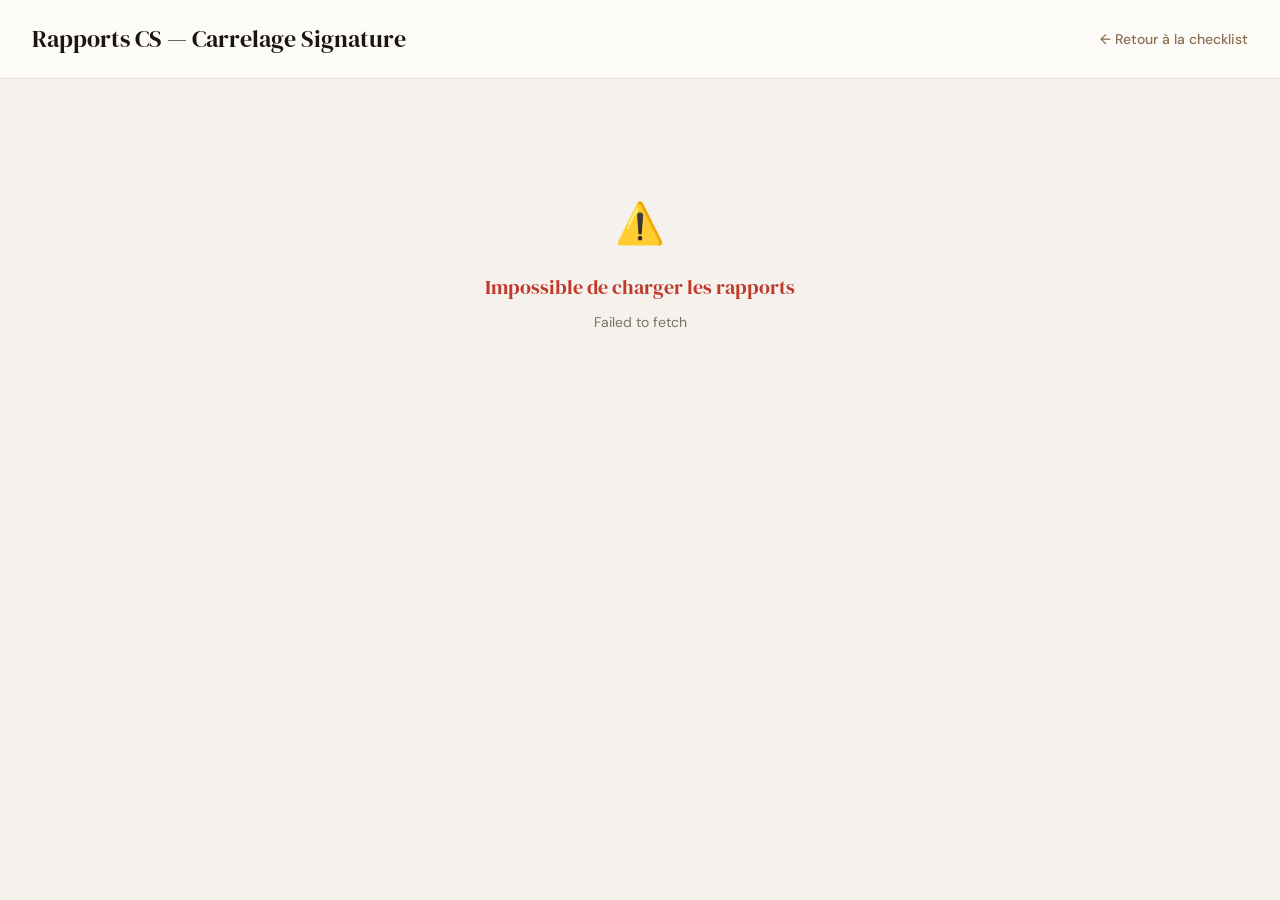
<file: rapport.html>
<!DOCTYPE html>
<html lang="fr">
<head>
    <meta charset="UTF-8">
    <meta name="viewport" content="width=device-width, initial-scale=1.0">
    <title>Rapports CS — Carrelage Signature</title>
    <link rel="preconnect" href="https://fonts.googleapis.com">
    <link rel="preconnect" href="https://fonts.gstatic.com" crossorigin>
    <link href="https://fonts.googleapis.com/css2?family=DM+Sans:ital,opsz,wght@0,9..40,300;0,9..40,400;0,9..40,500;0,9..40,600;1,9..40,400&family=DM+Serif+Display&display=swap" rel="stylesheet">
    <style>
        :root {
            --bg: #F5F2ED;
            --surface: #FDFBF8;
            --border: #E8E2D9;
            --accent: #8B6F4E;
            --text: #1A1612;
            --muted: #7A7062;
            --ok: #3A7D5C;
            --bug: #C0392B;
        }
        * { margin: 0; padding: 0; box-sizing: border-box; }
        body {
            font-family: 'DM Sans', sans-serif;
            background: var(--bg);
            color: var(--text);
            min-height: 100vh;
            line-height: 1.6;
        }
        .header {
            background: var(--surface);
            border-bottom: 1px solid var(--border);
            padding: 1.25rem 2rem;
            display: flex;
            align-items: center;
            justify-content: space-between;
            flex-wrap: wrap;
            gap: 0.75rem;
        }
        .header h1 {
            font-family: 'DM Serif Display', serif;
            font-size: 1.5rem;
            color: var(--text);
            font-weight: 400;
        }
        .back-link {
            font-size: 0.875rem;
            color: var(--accent);
            text-decoration: none;
            font-weight: 500;
            transition: opacity 0.2s;
        }
        .back-link:hover { opacity: 0.7; }
        .main { max-width: 960px; margin: 0 auto; padding: 2rem 1.5rem 4rem; }
        .spinner-container { display: flex; flex-direction: column; align-items: center; justify-content: center; padding: 6rem 1rem; gap: 1rem; }
        .spinner { width: 36px; height: 36px; border: 3px solid var(--border); border-top-color: var(--accent); border-radius: 50%; animation: spin 0.8s linear infinite; }
        @keyframes spin { to { transform: rotate(360deg); } }
        .spinner-text { font-size: 0.9rem; color: var(--muted); }
        .state-message { text-align: center; padding: 5rem 1rem; }
        .state-message .icon { font-size: 2.5rem; margin-bottom: 1rem; }
        .state-message h2 { font-family: 'DM Serif Display', serif; font-weight: 400; font-size: 1.25rem; margin-bottom: 0.5rem; }
        .state-message p { color: var(--muted); font-size: 0.875rem; max-width: 420px; margin: 0 auto; word-break: break-all; }
        .state-message.error h2 { color: var(--bug); }

        .report-grid { display: grid; grid-template-columns: repeat(2, 1fr); gap: 1.25rem; }
        @media (max-width: 640px) {
            .report-grid { grid-template-columns: 1fr; }
            .header { padding: 1rem 1.25rem; }
            .header h1 { font-size: 1.25rem; }
            .main { padding: 1.25rem 1rem 3rem; }
        }

        .report-card {
            background: var(--surface);
            border: 1px solid var(--border);
            border-radius: 12px;
            overflow: hidden;
            transition: transform 0.2s ease, box-shadow 0.2s ease;
        }
        .report-card:hover { transform: translateY(-3px); box-shadow: 0 6px 20px rgba(26, 22, 18, 0.08); }
        .report-card.active { grid-column: 1 / -1; transform: none; }
        .card-summary {
            padding: 1.25rem 1.5rem;
            display: flex;
            flex-direction: column;
            gap: 0.5rem;
            cursor: pointer;
        }
        .card-date { font-family: 'DM Serif Display', serif; font-size: 1.05rem; font-weight: 400; text-transform: capitalize; }
        .card-meta { display: flex; align-items: center; justify-content: space-between; flex-wrap: wrap; gap: 0.5rem; }
        .card-author { font-size: 0.85rem; color: var(--muted); }
        .card-badges { display: flex; align-items: center; gap: 0.5rem; }
        .badge { display: inline-flex; align-items: center; gap: 0.3rem; font-size: 0.75rem; font-weight: 600; padding: 0.2rem 0.6rem; border-radius: 999px; }
        .badge-bug { background: rgba(192, 57, 43, 0.1); color: var(--bug); }
        .badge-ok { background: rgba(58, 125, 92, 0.1); color: var(--ok); }
        .badge-checks { background: rgba(139, 111, 78, 0.1); color: var(--accent); }
        .card-expand-icon { font-size: 0.75rem; color: var(--muted); margin-top: 0.25rem; transition: transform 0.3s ease; }
        .report-card.active .card-expand-icon { transform: rotate(180deg); }

        .card-content { max-height: 0; overflow: hidden; transition: max-height 0.4s ease; }
        .card-content-inner {
            border-top: 1px solid var(--border);
            padding: 1.5rem;
            font-size: 0.875rem;
            line-height: 1.7;
        }
        .card-content-inner table { width: 100%; border-collapse: collapse; }
        .card-content-inner th, .card-content-inner td { padding: 0.4rem 0.6rem; border-bottom: 1px solid var(--border); text-align: left; }
        .card-content-inner ul, .card-content-inner ol { padding-left: 1.25rem; }
        .card-content-inner img {
            max-width: 100%;
            height: auto;
            border-radius: 8px;
            cursor: grab;
        }
        .card-content-inner img:active { cursor: grabbing; }

        /* Edit mode */
        .editable[contenteditable="true"] {
            outline: 2px dashed var(--accent);
            outline-offset: 4px;
            padding: 0.75rem;
            border-radius: 6px;
            background: #fffbf2;
            min-height: 120px;
        }
        .editable[contenteditable="true"] img {
            border: 2px solid transparent;
        }
        .editable[contenteditable="true"] img:hover {
            border-color: var(--bug);
            box-shadow: 0 0 0 2px rgba(192,57,43,0.15);
        }

        .card-actions {
            display: flex;
            gap: 0.5rem;
            padding: 0.75rem 1.5rem;
            border-top: 1px solid var(--border);
            background: rgba(139,111,78,0.04);
            flex-wrap: wrap;
        }
        .btn {
            font-family: 'DM Sans', sans-serif;
            font-size: 0.8rem;
            font-weight: 500;
            padding: 0.4rem 0.85rem;
            border-radius: 6px;
            border: 1px solid var(--border);
            background: var(--surface);
            color: var(--text);
            cursor: pointer;
            transition: all 0.15s;
        }
        .btn:hover { border-color: var(--accent); color: var(--accent); }
        .btn.primary { background: var(--accent); color: #fff; border-color: var(--accent); }
        .btn.primary:hover { opacity: 0.9; color: #fff; }
        .btn.danger { color: var(--bug); border-color: rgba(192,57,43,0.3); }
        .btn.danger:hover { background: var(--bug); color: #fff; border-color: var(--bug); }
        .btn:disabled { opacity: 0.5; cursor: not-allowed; }

        .edit-hint {
            font-size: 0.75rem;
            color: var(--muted);
            padding: 0.5rem 1.5rem 0;
            line-height: 1.5;
        }
    </style>
</head>
<body>

<header class="header">
    <h1>Rapports CS — Carrelage Signature</h1>
    <a href="checklist-cs.html" class="back-link">&larr; Retour &agrave; la checklist</a>
</header>

<main class="main" id="app"></main>

<script>
const APPS_SCRIPT_URL = 'https://script.google.com/macros/s/AKfycbz43Ky-Ymxw6hAhgOYof0t5Euj1SmXpxBrKPX5o_506exXTLZQBu5VvEVcYedbrAF0/exec';

const app = document.getElementById('app');

function formatDateFR(dateStr) {
    try {
        const d = new Date(dateStr);
        if (isNaN(d.getTime())) return dateStr;
        return d.toLocaleDateString('fr-FR', { weekday: 'long', year: 'numeric', month: 'long', day: 'numeric' });
    } catch { return dateStr; }
}

function renderSpinner() {
    app.innerHTML = `<div class="spinner-container"><div class="spinner"></div><span class="spinner-text">Chargement des rapports&hellip;</span></div>`;
}
function renderEmpty() {
    app.innerHTML = `<div class="state-message"><div class="icon">📋</div><h2>Aucun rapport pour l'instant</h2><p>Les rapports apparaîtront ici une fois générés depuis la checklist.</p></div>`;
}
function renderError(err) {
    app.innerHTML = `<div class="state-message error"><div class="icon">⚠️</div><h2>Impossible de charger les rapports</h2><p>${err.message || err}</p></div>`;
}

function buildBadges(report) {
    const bugBadge = report.bugCount > 0
        ? `<span class="badge badge-bug">🐞 ${report.bugCount} bug${report.bugCount > 1 ? 's' : ''}</span>`
        : `<span class="badge badge-ok">✓ OK</span>`;
    const checksBadge = `<span class="badge badge-checks">${report.totalChecks} vérif.</span>`;
    return bugBadge + checksBadge;
}

// Compress pasted/dropped images so they don't blow up payload size
function compressImage(file, maxDim = 1600, quality = 0.85) {
    return new Promise((resolve, reject) => {
        const reader = new FileReader();
        reader.onload = e => {
            const img = new Image();
            img.onload = () => {
                let w = img.width, h = img.height;
                if (w > maxDim || h > maxDim) {
                    const r = Math.min(maxDim / w, maxDim / h);
                    w = Math.round(w * r); h = Math.round(h * r);
                }
                const c = document.createElement('canvas');
                c.width = w; c.height = h;
                c.getContext('2d').drawImage(img, 0, 0, w, h);
                resolve(c.toDataURL('image/jpeg', quality));
            };
            img.onerror = reject;
            img.src = e.target.result;
        };
        reader.onerror = reject;
        reader.readAsDataURL(file);
    });
}

function attachImageHandlers(editor) {
    // Paste images
    editor.addEventListener('paste', async (e) => {
        const items = Array.from(e.clipboardData?.items || []);
        const imgItem = items.find(it => it.type.startsWith('image/'));
        if (imgItem) {
            e.preventDefault();
            const file = imgItem.getAsFile();
            const dataUrl = await compressImage(file);
            document.execCommand('insertImage', false, dataUrl);
        }
    });
    // Drop files
    editor.addEventListener('drop', async (e) => {
        const files = Array.from(e.dataTransfer?.files || []).filter(f => f.type.startsWith('image/'));
        if (files.length) {
            e.preventDefault();
            for (const file of files) {
                const dataUrl = await compressImage(file);
                document.execCommand('insertImage', false, dataUrl);
            }
        }
    });
    // Click image → offer delete
    editor.addEventListener('click', (e) => {
        if (e.target.tagName === 'IMG') {
            if (confirm('Supprimer cette image ?')) e.target.remove();
        }
    });
}

// POST to Apps Script with action + payload
async function callApi(action, payload) {
    const resp = await fetch(APPS_SCRIPT_URL, {
        method: 'POST',
        headers: { 'Content-Type': 'text/plain' },
        body: JSON.stringify({ action, ...payload }),
    });
    const data = await resp.json();
    if (data.error) throw new Error(data.error);
    return data;
}

function enterEditMode(card, report) {
    const inner = card.querySelector('.card-content-inner');
    const actions = card.querySelector('.card-actions');
    const originalHTML = inner.innerHTML;

    inner.classList.add('editable');
    inner.setAttribute('contenteditable', 'true');
    inner.focus();
    attachImageHandlers(inner);

    // Add hint
    const hint = document.createElement('div');
    hint.className = 'edit-hint';
    hint.textContent = '💡 Modifie le texte librement. Glisse une image pour la déplacer, clique dessus pour la supprimer, ou colle (Cmd+V) une nouvelle capture.';
    inner.parentNode.insertBefore(hint, inner);

    actions.innerHTML = '';
    const saveBtn = document.createElement('button');
    saveBtn.className = 'btn primary';
    saveBtn.textContent = '💾 Enregistrer';
    saveBtn.onclick = async () => {
        saveBtn.disabled = true;
        saveBtn.textContent = '⏳ Sauvegarde...';
        try {
            await callApi('update', { id: report.id, htmlContent: inner.innerHTML });
            report.htmlContent = inner.innerHTML;
            exitEditMode(card, report, false);
        } catch (err) {
            alert('Erreur : ' + err.message);
            saveBtn.disabled = false;
            saveBtn.textContent = '💾 Enregistrer';
        }
    };

    const cancelBtn = document.createElement('button');
    cancelBtn.className = 'btn';
    cancelBtn.textContent = 'Annuler';
    cancelBtn.onclick = () => {
        inner.innerHTML = originalHTML;
        exitEditMode(card, report, false);
    };

    actions.appendChild(saveBtn);
    actions.appendChild(cancelBtn);

    // Resize accordion to fit new content
    const content = card.querySelector('.card-content');
    content.style.maxHeight = 'none';
}

function exitEditMode(card, report, fromSaveKeepHeight) {
    const inner = card.querySelector('.card-content-inner');
    inner.classList.remove('editable');
    inner.removeAttribute('contenteditable');
    const hint = card.querySelector('.edit-hint');
    if (hint) hint.remove();
    buildCardActions(card, report);
    const content = card.querySelector('.card-content');
    content.style.maxHeight = content.scrollHeight + 'px';
}

function buildCardActions(card, report) {
    const actions = card.querySelector('.card-actions');
    actions.innerHTML = '';

    const deleteBtn = document.createElement('button');
    deleteBtn.className = 'btn danger';
    deleteBtn.textContent = '🗑️ Supprimer';
    deleteBtn.onclick = async (e) => {
        e.stopPropagation();
        if (!confirm(`Supprimer le rapport du ${formatDateFR(report.date)} ?`)) return;
        deleteBtn.disabled = true;
        deleteBtn.textContent = '⏳ Suppression...';
        try {
            await callApi('delete', { id: report.id });
            card.style.transition = 'opacity 0.3s, transform 0.3s';
            card.style.opacity = '0';
            card.style.transform = 'scale(0.95)';
            setTimeout(() => card.remove(), 300);
        } catch (err) {
            alert('Erreur : ' + err.message);
            deleteBtn.disabled = false;
            deleteBtn.textContent = '🗑️ Supprimer';
        }
    };

    actions.appendChild(deleteBtn);
}

function renderReports(reports) {
    if (!reports || reports.length === 0) { renderEmpty(); return; }
    reports.sort((a, b) => new Date(b.date) - new Date(a.date));

    const grid = document.createElement('div');
    grid.className = 'report-grid';

    reports.forEach((report) => {
        const card = document.createElement('div');
        card.className = 'report-card';
        card.innerHTML = `
            <div class="card-summary">
                <div class="card-date">${formatDateFR(report.date)}</div>
                <div class="card-meta">
                    <span class="card-author">${report.author || 'Auteur inconnu'}</span>
                    <div class="card-badges">${buildBadges(report)}</div>
                </div>
                <div class="card-expand-icon">▼</div>
            </div>
            <div class="card-content">
                <div class="card-content-inner">${report.htmlContent || '<em>Aucun contenu détaillé.</em>'}</div>
                <div class="card-actions"></div>
            </div>`;

        buildCardActions(card, report);

        card.querySelector('.card-summary').addEventListener('click', () => {
            const wasActive = card.classList.contains('active');
            grid.querySelectorAll('.report-card.active').forEach(c => {
                c.classList.remove('active');
                c.querySelector('.card-content').style.maxHeight = null;
            });
            if (!wasActive) {
                card.classList.add('active');
                const content = card.querySelector('.card-content');
                content.style.maxHeight = content.scrollHeight + 'px';
            }
        });

        grid.appendChild(card);
    });

    app.innerHTML = '';
    app.appendChild(grid);
}

async function loadReports() {
    if (!APPS_SCRIPT_URL) { renderError({ message: 'La constante APPS_SCRIPT_URL est vide.' }); return; }
    renderSpinner();
    try {
        const res = await fetch(APPS_SCRIPT_URL);
        if (!res.ok) throw new Error(`Erreur HTTP ${res.status}`);
        const data = await res.json();
        renderReports(data);
    } catch (err) {
        renderError(err);
    }
}

loadReports();
</script>
</body>
</html>
</file>
